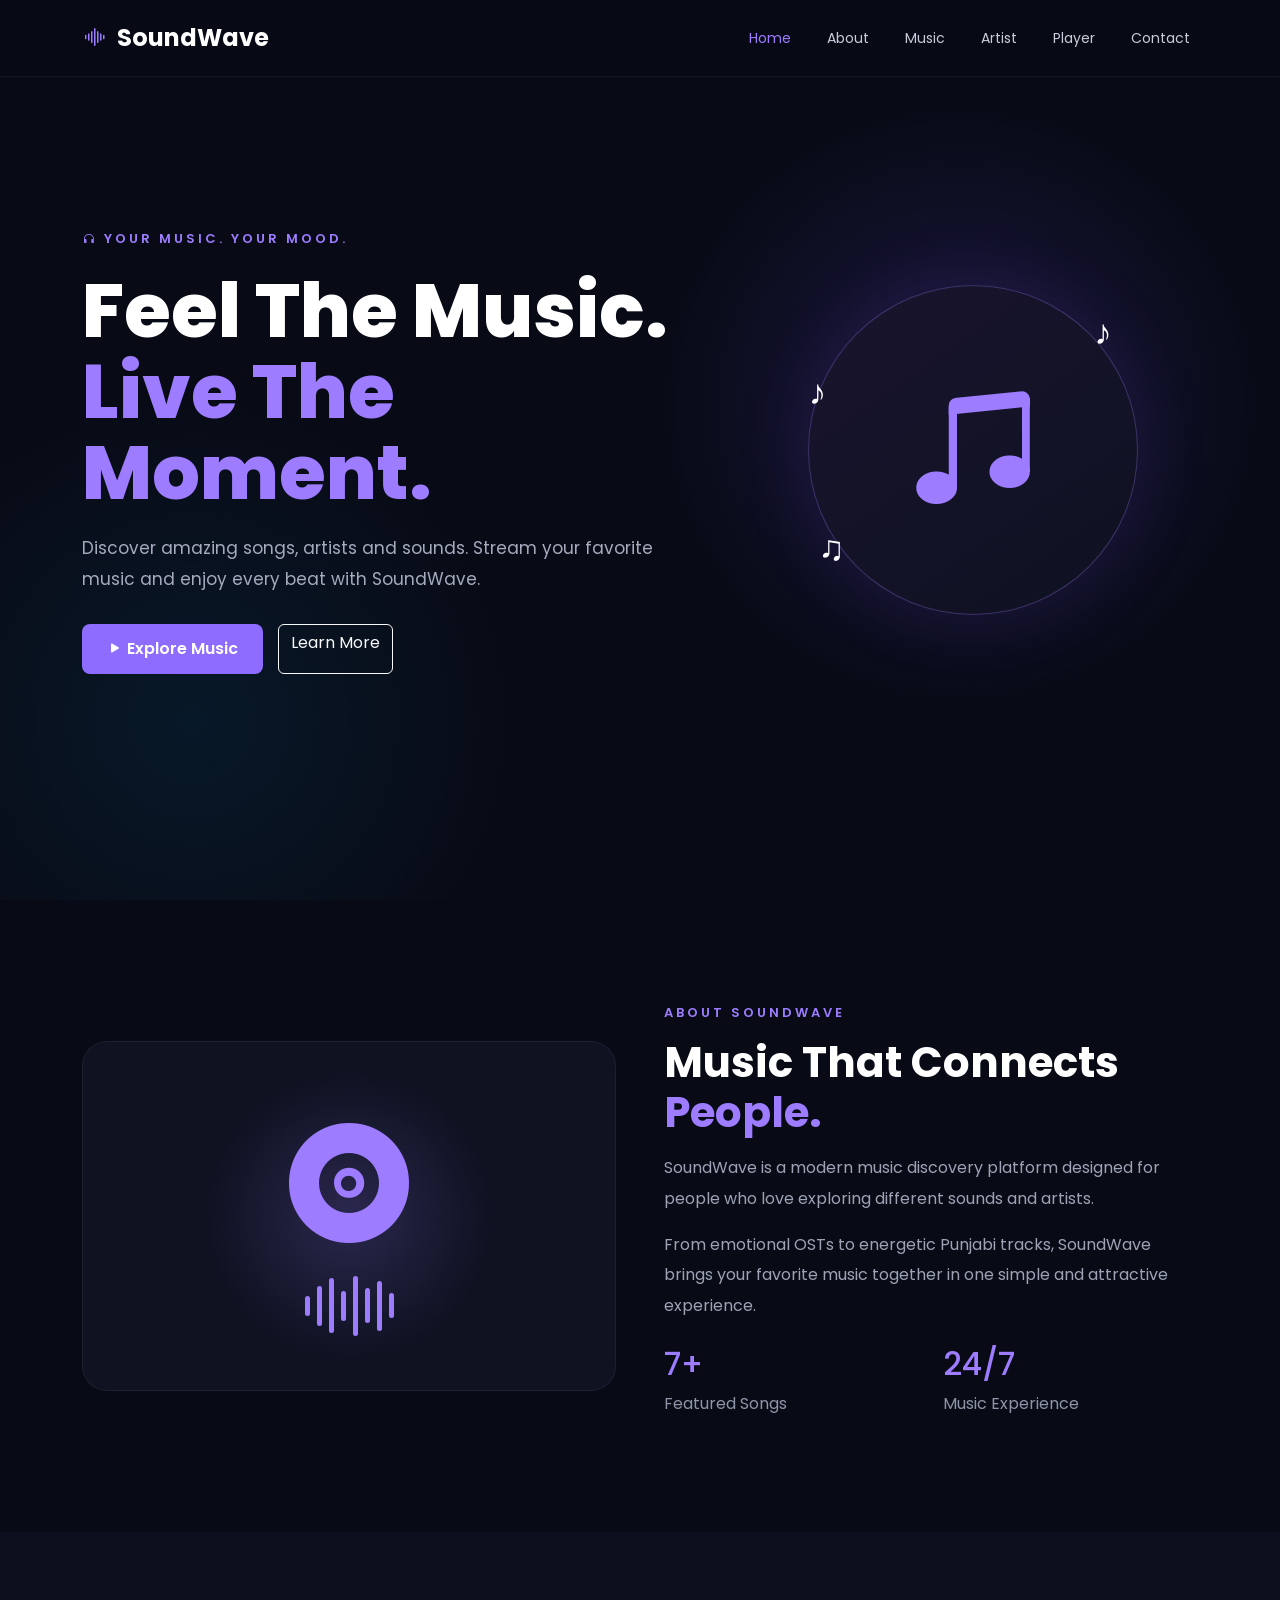
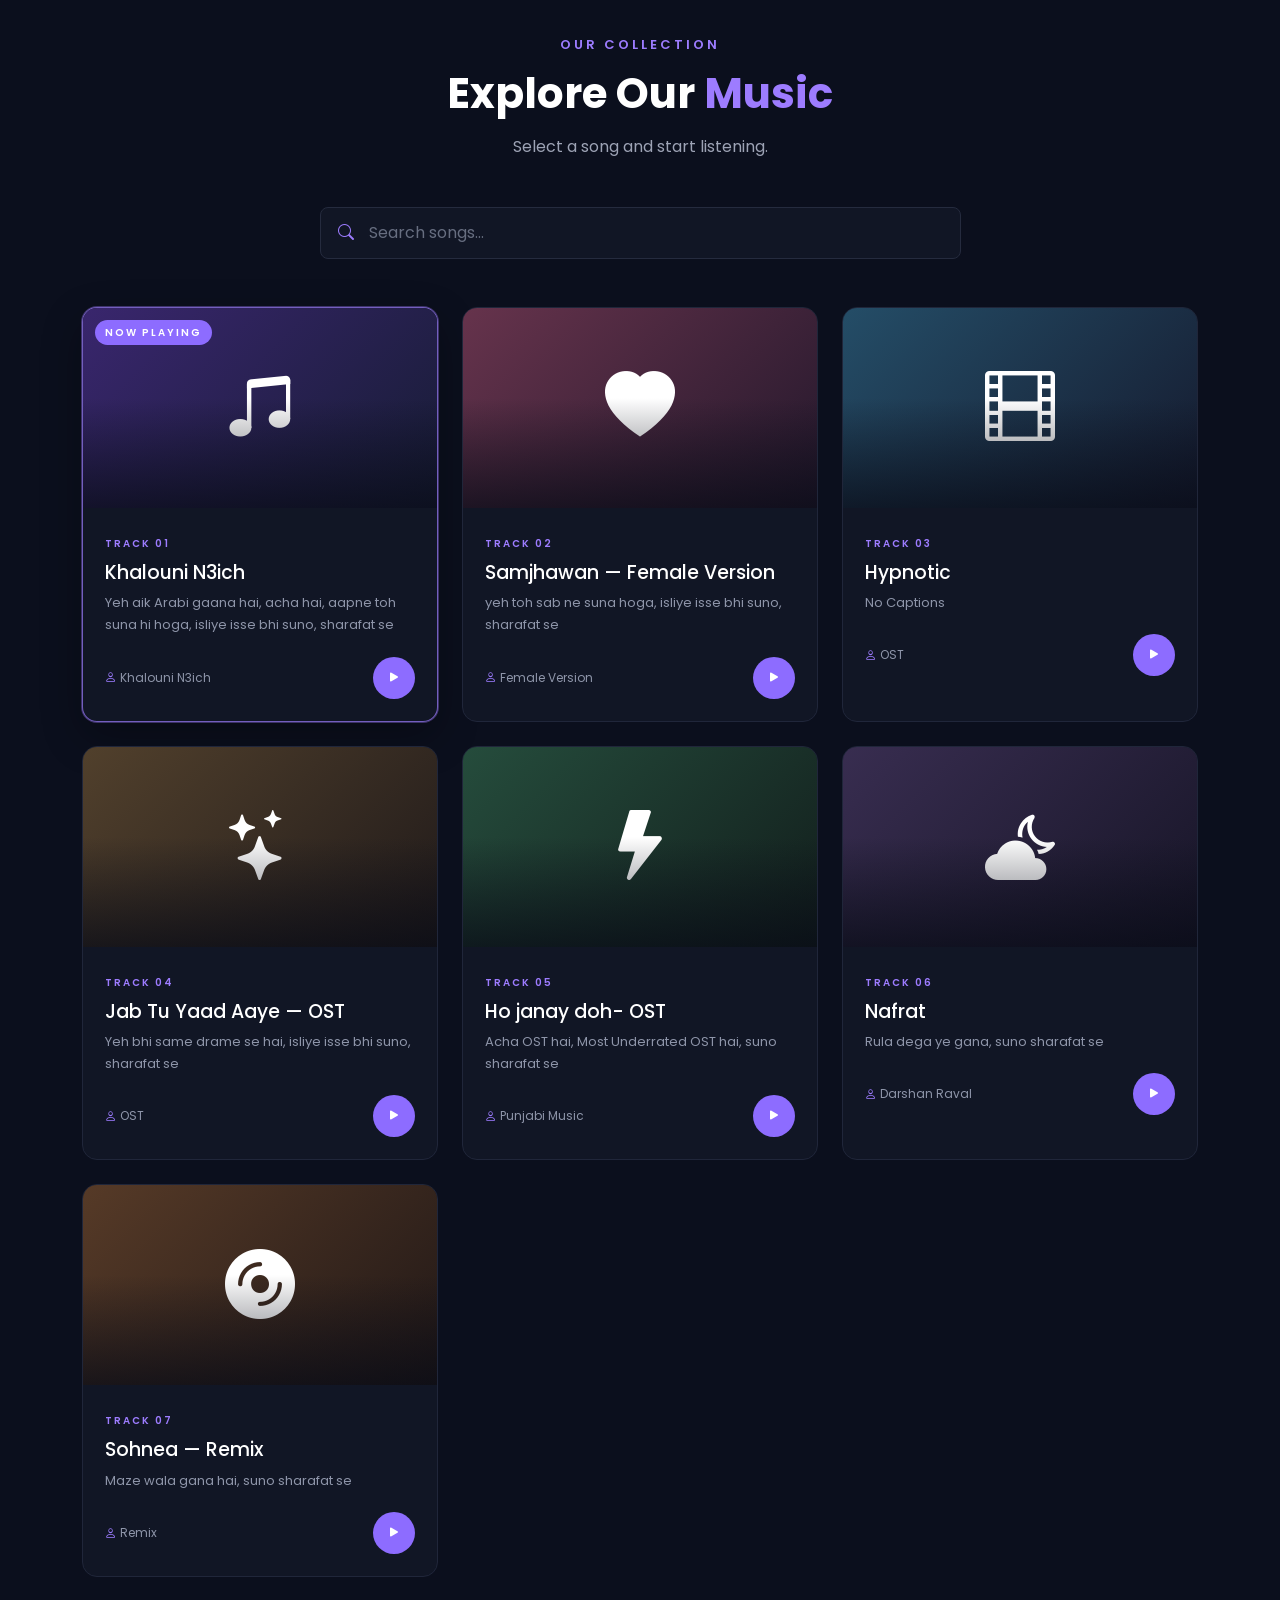
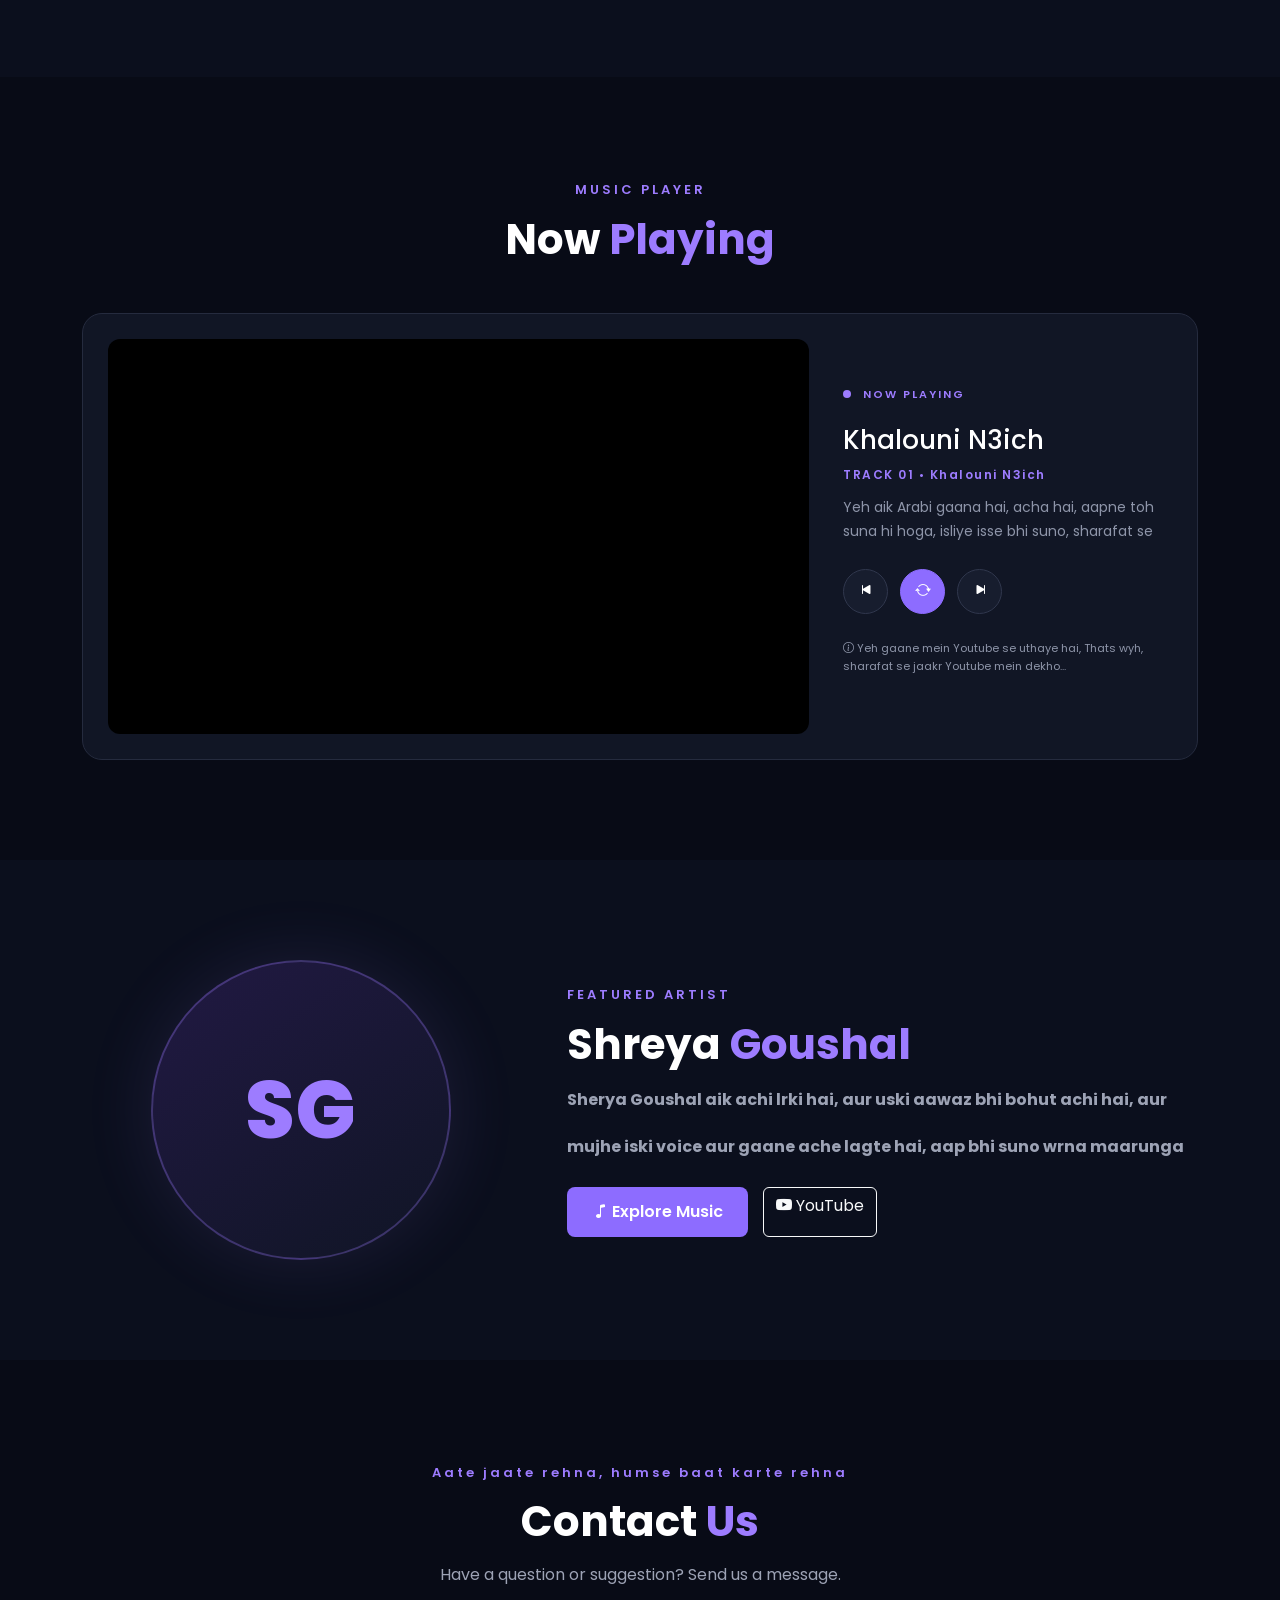
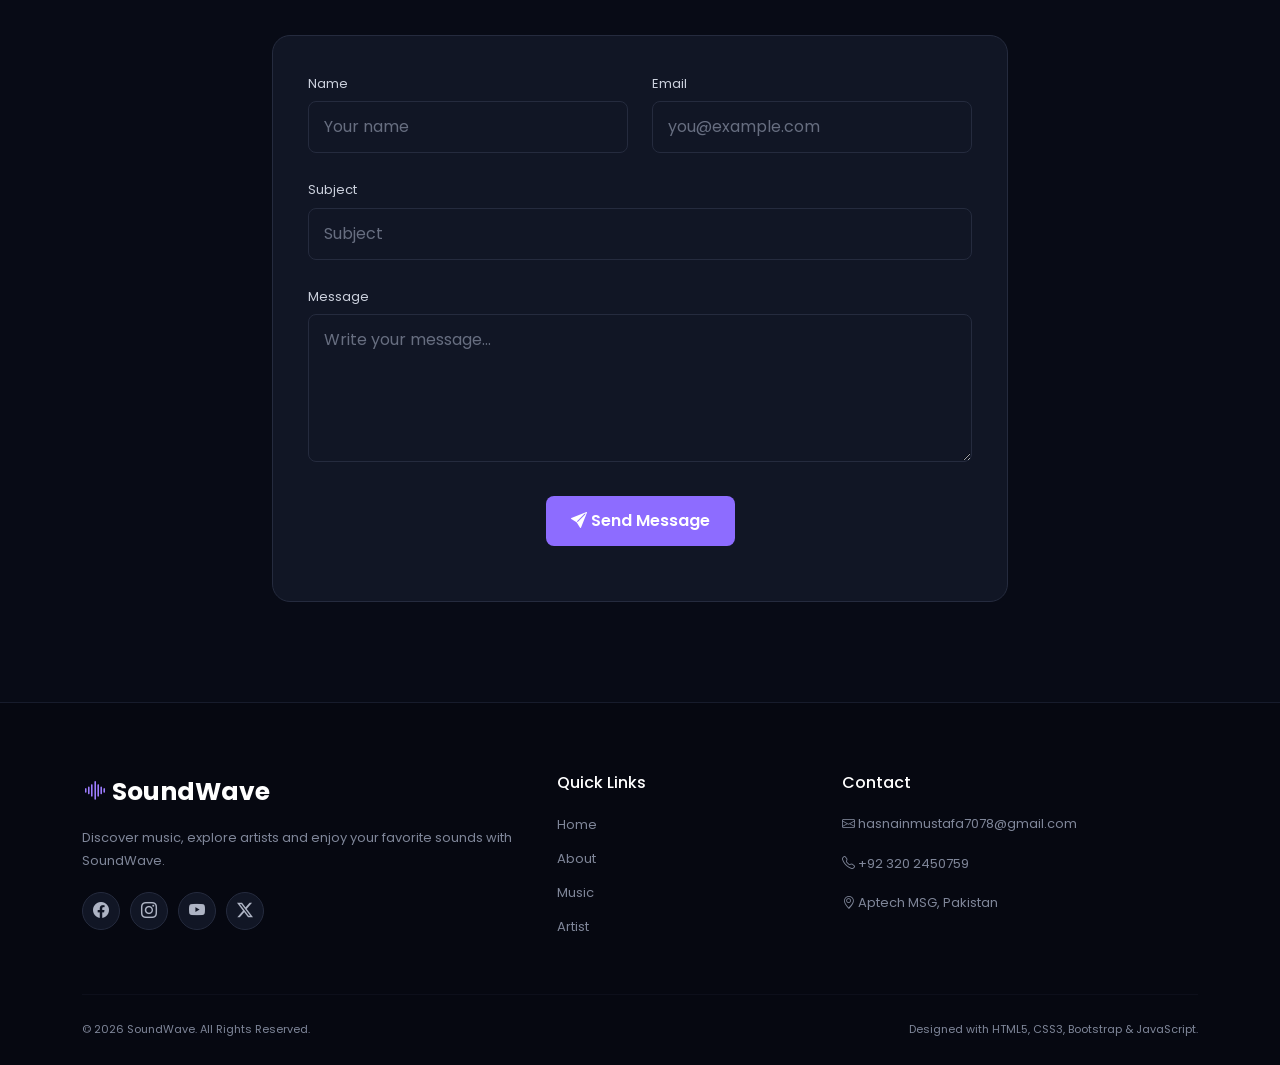
<file: HTML/SoundWave/index.html>
<!DOCTYPE html>
<html lang="en">
<head>
    <meta charset="UTF-8">
    <meta name="viewport" content="width=device-width, initial-scale=1.0">

    <title>SoundWave | Music Discovery</title>

    <!-- Bootstrap CSS -->
    <link
        href="https://cdn.jsdelivr.net/npm/bootstrap@5.3.3/dist/css/bootstrap.min.css"
        rel="stylesheet"
    >

    <!-- Bootstrap Icons -->
    <link
        rel="stylesheet"
        href="https://cdn.jsdelivr.net/npm/bootstrap-icons@1.11.3/font/bootstrap-icons.min.css"
    >

    <!-- Google Font -->
    <link
        href="https://fonts.googleapis.com/css2?family=Poppins:wght@300;400;500;600;700;800&display=swap"
        rel="stylesheet"
    >

    <!-- Custom CSS -->
    <link rel="stylesheet" href="style.css">
</head>

<body>

<!-- Navbar -->

<nav class="navbar navbar-expand-lg navbar-dark fixed-top">
    <div class="container">

        <a class="navbar-brand" href="#home">
            <i class="bi bi-soundwave"></i>
            SoundWave
        </a>

        <button
            class="navbar-toggler"
            type="button"
            data-bs-toggle="collapse"
            data-bs-target="#mainNavbar"
        >
            <span class="navbar-toggler-icon"></span>
        </button>

        <div class="collapse navbar-collapse" id="mainNavbar">

            <ul class="navbar-nav ms-auto">

                <li class="nav-item">
                    <a class="nav-link active" href="#home">Home</a>
                </li>

                <li class="nav-item">
                    <a class="nav-link" href="#about">About</a>
                </li>

                <li class="nav-item">
                    <a class="nav-link" href="#music">Music</a>
                </li>

                <li class="nav-item">
                    <a class="nav-link" href="#artist">Artist</a>
                </li>

                <li class="nav-item">
                    <a class="nav-link" href="#player">Player</a>
                </li>

                <li class="nav-item">
                    <a class="nav-link" href="#contact">Contact</a>
                </li>

            </ul>

        </div>
    </div>
</nav>


<!-- Hero -->

<section id="home" class="hero-section">
    <div class="container">
        <div class="row align-items-center min-vh-100">
            <div class="col-lg-7">
                <span class="hero-small-text">
                    <i class="bi bi-headphones"></i>
                    YOUR MUSIC. YOUR MOOD.
                </span>

                <h1>
                    Feel The Music.<br>
                    <span>Live The Moment.</span>
                </h1>

                <p>
                    Discover amazing songs, artists and sounds.
                    Stream your favorite music and enjoy every beat
                    with SoundWave.
                </p>

                <div class="hero-buttons">
                    <a href="#music" class="btn btn-main">
                        <i class="bi bi-play-fill"></i>
                        Explore Music
                    </a>

                    <a href="#about" class="btn btn-outline-light">
                        Learn More
                    </a>
                </div>
            </div>

            <div class="col-lg-5 text-center">
                <div class="hero-circle">
                    <i class="bi bi-music-note-beamed"></i>
                    <div class="floating-note note-one">
                        ♪
                    </div>

                    <div class="floating-note note-two">
                        ♫
                    </div>

                    <div class="floating-note note-three">
                        ♪
                    </div>
                </div>
            </div>
        </div>
    </div>

</section>


<!-- About -->

<section id="about" class="section-padding">
    <div class="container">
        <div class="row align-items-center g-5">
            <div class="col-lg-6">
                <div class="about-visual">
                    <div class="about-icon">
                        <i class="bi bi-vinyl-fill"></i>
                    </div>

                    <div class="about-wave">
                        <span></span>
                        <span></span>
                        <span></span>
                        <span></span>
                        <span></span>
                        <span></span>
                        <span></span>
                        <span></span>
                    </div>
                </div>
            </div>

            <div class="col-lg-6">

                <span class="section-label">ABOUT SOUNDWAVE</span>

                <h2 class="section-title text-start">
                    Music That Connects
                    <span>People.</span>
                </h2>

                <p class="about-text">
                    SoundWave is a modern music discovery platform
                    designed for people who love exploring different
                    sounds and artists.
                </p>

                <p class="about-text">
                    From emotional OSTs to energetic Punjabi tracks,
                    SoundWave brings your favorite music together in
                    one simple and attractive experience.
                </p>

                <div class="row mt-4">

                    <div class="col-6">
                        <div class="about-stat">
                            <h3>7+</h3>
                            <p>Featured Songs</p>
                        </div>
                    </div>

                    <div class="col-6">
                        <div class="about-stat">
                            <h3>24/7</h3>
                            <p>Music Experience</p>
                        </div>
                    </div>
                </div>
            </div>
        </div>
    </div>

</section>


<!-- Music -->

<section id="music" class="section-padding music-section">
    <div class="container">

        <div class="text-center mb-5">
            <span class="section-label">
                OUR COLLECTION
            </span>

            <h2 class="section-title">
                Explore Our <span>Music</span>
            </h2>

            <p class="section-description">
                Select a song and start listening.
            </p>
        </div>


        <!-- Search -->
        <div class="row justify-content-center mb-5">
            <div class="col-md-7">
                <div class="search-box">
                    <i class="bi bi-search"></i>

                    <input
                        type="text"
                        id="songSearch"
                        class="form-control"
                        placeholder="Search songs..."
                    >
                </div>
            </div>
        </div>


        <div class="row g-4" id="musicCards">

            <!-- Song1 -->

            <div class="col-md-6 col-lg-4 song-card-wrapper">
                <div class="music-card">
                    <div class="album-art art-one">
                        <i class="bi bi-music-note-beamed"></i>
                    </div>

                    <div class="music-card-body">
                        <span class="song-number">
                            TRACK 01
                        </span>

                        <h4>Khalouni N3ich</h4>

                        <p>
                            Yeh aik Arabi gaana hai, acha hai, aapne toh suna hi hoga, isliye isse bhi suno, sharafat se
                        </p>

                        <div class="song-footer">

                            <span>
                                <i class="bi bi-person"></i>
                                Khalouni N3ich
                            </span>

                            <button
                                class="btn play-song"
                                data-song="Khalouni N3ich"
                                data-video="8sZQcB6uhU8"
                            >
                                <i class="bi bi-play-fill"></i>
                            </button>

                        </div>

                    </div>

                </div>

            </div>


            <!-- SONG 2 -->

            <div class="col-md-6 col-lg-4 song-card-wrapper">

                <div class="music-card">

                    <div class="album-art art-two">
                        <i class="bi bi-heart-fill"></i>
                    </div>

                    <div class="music-card-body">

                        <span class="song-number">
                            TRACK 02
                        </span>

                        <h4>Samjhawan — Female Version</h4>

                        <p>
                            yeh toh sab ne suna hoga, isliye isse bhi suno, sharafat se
                        </p>

                        <div class="song-footer">

                            <span>
                                <i class="bi bi-person"></i>
                                Female Version
                            </span>

                            <button
                                class="btn play-song"
                                data-song="Samjhawan — Female Version"
                                data-video="yQ6d627OZig"
                            >
                                <i class="bi bi-play-fill"></i>
                            </button>

                        </div>

                    </div>

                </div>

            </div>


            <!-- SONG 3 -->

            <div class="col-md-6 col-lg-4 song-card-wrapper">

                <div class="music-card">

                    <div class="album-art art-three">
                        <i class="bi bi-film"></i>
                    </div>

                    <div class="music-card-body">

                        <span class="song-number">
                            TRACK 03
                        </span>

                        <h4>Hypnotic </h4>

                        <p>
                            No Captions
                        </p>

                        <div class="song-footer">

                            <span>
                                <i class="bi bi-person"></i>
                                OST
                            </span>

                            <button
                                class="btn play-song"
                                data-song="Hypnotic "
                                data-video="eBLe3c4oJas"
                            >
                                <i class="bi bi-play-fill"></i>
                            </button>
                        </div>
                    </div>
                </div>
            </div>


            <!-- SONG 4 -->

            <div class="col-md-6 col-lg-4 song-card-wrapper">
                <div class="music-card">

                    <div class="album-art art-four">
                        <i class="bi bi-stars"></i>
                    </div>

                    <div class="music-card-body">
                        <span class="song-number">
                            TRACK 04
                        </span>

                        <h4>Jab Tu Yaad Aaye — OST</h4>

                        <p>
                            Yeh bhi same drame se hai, isliye isse bhi suno, sharafat se
                        </p>

                        <div class="song-footer">

                            <span>
                                <i class="bi bi-person"></i>
                                OST
                            </span>

                            <button
                                class="btn play-song"
                                data-song="Jab Tu Yaad Aaye — OST"
                                data-video="qnRyDz88QHU"
                            >
                                <i class="bi bi-play-fill"></i>
                            </button>

                        </div>
                    </div>
                </div>
            </div>


            <!-- SONG 5 -->

            <div class="col-md-6 col-lg-4 song-card-wrapper">
                <div class="music-card">

                    <div class="album-art art-five">
                        <i class="bi bi-lightning-fill"></i>
                    </div>

                    <div class="music-card-body">
                        <span class="song-number">
                            TRACK 05
                        </span>

                        <h4>Ho janay doh- OST</h4>

                        <p>
                            Acha OST hai, Most Underrated OST hai, suno sharafat se
                        </p>

                        <div class="song-footer">

                            <span>
                                <i class="bi bi-person"></i>
                                Punjabi Music
                            </span>

                            <button
                                class="btn play-song"
                                data-song="Ho janay doh- OST"
                                data-video="3OGiurju8vQ"
                            >
                                <i class="bi bi-play-fill"></i>
                            </button>

                        </div>

                    </div>

                </div>

            </div>


            <!-- SONG 6 -->

            <div class="col-md-6 col-lg-4 song-card-wrapper">

                <div class="music-card">

                    <div class="album-art art-six">
                        <i class="bi bi-cloud-moon-fill"></i>
                    </div>

                    <div class="music-card-body">

                        <span class="song-number">
                            TRACK 06
                        </span>

                        <h4>Nafrat</h4>

                        <p>
                            Rula dega ye gana, suno sharafat se
                        </p>

                        <div class="song-footer">

                            <span>
                                <i class="bi bi-person"></i>
                                Darshan Raval
                            </span>

                            <button
                                class="btn play-song"
                                data-song="Nafrat"
                                data-video="bJdaz4eIl_8"
                            >
                                <i class="bi bi-play-fill"></i>
                            </button>

                        </div>

                    </div>

                </div>

            </div>


            <!-- SONG 7 -->

            <div class="col-md-6 col-lg-4 song-card-wrapper">

                <div class="music-card">

                    <div class="album-art art-seven">
                        <i class="bi bi-disc-fill"></i>
                    </div>

                    <div class="music-card-body">

                        <span class="song-number">
                            TRACK 07
                        </span>

                        <h4>Sohnea — Remix</h4>

                        <p>
                            Maze wala gana hai, suno sharafat se
                        </p>

                        <div class="song-footer">

                            <span>
                                <i class="bi bi-person"></i>
                                Remix
                            </span>

                            <button
                                class="btn play-song"
                                data-song="Sohnea — Remix"
                                data-video="yv6loraIyhI"
                            >
                                <i class="bi bi-play-fill"></i>
                            </button>

                        </div>

                    </div>

                </div>

            </div>


        </div>

    </div>

</section>


<!-- MUSIC PLAYER -->

<section id="player" class="section-padding player-section">

    <div class="container">

        <div class="text-center mb-5">

            <span class="section-label">
                MUSIC PLAYER
            </span>

            <h2 class="section-title">
                Now <span>Playing</span>
            </h2>

        </div>


        <div class="player-container">

            <div class="row g-4 align-items-center">

                <div class="col-lg-8">

                    <div class="video-container">

                        <iframe
                            id="youtubePlayer"
                            src="https://www.youtube.com/embed/8sZQcB6uhU8?rel=0"
                            title="SoundWave Music Player"
                            allow="autoplay; encrypted-media"
                            allowfullscreen>
                        </iframe>

                    </div>

                </div>


                <div class="col-lg-4">

                    <div class="player-info">

                        <span class="playing-label">
                            <span class="pulse-dot"></span>
                            NOW PLAYING
                        </span>

                        <h3 id="currentSong">
                            Khalouni N3ich
                        </h3>

                        <span class="player-meta" id="currentMeta"></span>

                        <p id="currentDesc">
                            Select any track from the music
                            collection to play it here.
                        </p>

                        <div class="player-controls">  
                            <button
                                class="control-btn"
                                id="previousBtn"
                                title="Previous"
                            >
                                <i class="bi bi-skip-start-fill"></i>
                            </button>

                            <button
                                class="control-btn main-control"
                                id="reloadBtn"
                                title="Replay"
                            >
                                <i class="bi bi-arrow-repeat"></i>
                            </button>

                            <button
                                class="control-btn"
                                id="nextBtn"
                                title="Next"
                            >
                                <i class="bi bi-skip-end-fill"></i>
                            </button>
                        </div>

                        <p class="small-note">
                            <i class="bi bi-info-circle"></i>
                            Yeh gaane mein Youtube se uthaye hai, Thats wyh, sharafat se jaakr Youtube mein dekho...
                        </p>

                    </div>
                </div>
            </div>
        </div>
    </div>
</section>


<!-- FEATURED ARTIST -->

<section id="artist" class="section-padding artist-section">

    <div class="container">
        <div class="row align-items-center g-5">
            <div class="col-lg-5 text-center">
                <div class="artist-image">
                    <div class="artist-initial">
                        SG
                    </div>
                </div>
            </div>


            <div class="col-lg-7">

                <span class="section-label">
                    FEATURED ARTIST
                </span>

                <h2 class="section-title text-start">
                    Shreya <span>Goushal</span>
                </h2>

                <p class="artist-description">
                    <strong>Sherya Goushal aik achi lrki hai, aur uski 
                        aawaz bhi bohut achi hai, aur 
                    </strong>
                </p>

                <p class="artist-description">
                    <strong>mujhe iski voice aur gaane ache lagte hai, aap bhi suno
                    wrna maarunga</strong>
                </p>

                <div class="artist-buttons">

                    <a href="#music" class="btn btn-main">
                        <i class="bi bi-music-note"></i>
                        Explore Music
                    </a>

                    <a
                        href="https://www.youtube.com/"
                        target="_blank"
                        class="btn btn-outline-light"
                    >
                        <i class="bi bi-youtube"></i>
                        YouTube
                    </a>
                </div>
            </div>
        </div>
    </div>
</section>

<!-- Contact -->

<section id="contact" class="section-padding contact-section">
    <div class="container">
        <div class="text-center mb-5">

            <span class="section-label">
                Aate jaate rehna, humse baat karte rehna
            </span>

            <h2 class="section-title">
                Contact <span>Us</span>
            </h2>

            <p class="section-description">
                Have a question or suggestion? Send us a message.
            </p>
        </div>

        <div class="row justify-content-center">
            <div class="col-lg-8">
                <div class="contact-card">
                    <form id="contactForm" novalidate>
                        <div class="row g-4">
                            <div class="col-md-6">
                                <label for="name" class="form-label">
                                    Name
                                </label>

                                <input
                                    type="text"
                                    id="name"
                                    class="form-control"
                                    placeholder="Your name"
                                    required
                                    minlength="3"
                                    maxlength="40"
                                    autocomplete="name"
                                    title="Letters only, at least 3 letters"
                                >

                                <div class="invalid-feedback" id="nameError" role="alert"></div>
                            </div>

                            <div class="col-md-6">

                                <label for="email" class="form-label">
                                    Email
                                </label>

                                <input
                                    type="email"
                                    id="email"
                                    class="form-control"
                                    placeholder="you@example.com"
                                    required
                                    maxlength="254"
                                    autocomplete="email"
                                    title="Enter a valid email, e.g. name@example.com"
                                >

                                <div class="invalid-feedback" id="emailError" role="alert"></div>
                            </div>

                            <div class="col-12">

                                <label for="subject" class="form-label">
                                    Subject
                                </label>

                                <input
                                    type="text"
                                    id="subject"
                                    class="form-control"
                                    placeholder="Subject"
                                    required
                                    maxlength="100"
                                >

                                <div class="invalid-feedback" id="subjectError" role="alert"></div>
                            </div>

                            <div class="col-12">
                                <label for="message" class="form-label">
                                    Message
                                </label>

                                <textarea
                                    id="message"
                                    class="form-control"
                                    rows="5"
                                    placeholder="Write your message..."
                                    required
                                ></textarea>

                                <div class="invalid-feedback" id="messageError" role="alert"></div>
                            </div>

                            <div class="col-12 text-center">

                                <button
                                    type="submit"
                                    class="btn btn-main submit-btn"
                                >
                                    <i class="bi bi-send-fill"></i>
                                    Send Message
                                </button>

                            </div>
                        </div>
                    </form>
                    <div
                        id="formMessage"
                        class="form-message"
                    ></div>
                </div>
            </div>
        </div>
    </div>
</section>


<!-- Footer -->

<footer class="footer">
    <div class="container">
        <div class="row g-4">
            <div class="col-lg-5">

                <a class="footer-brand" href="#home">
                    <i class="bi bi-soundwave"></i>
                    SoundWave
                </a>

                <p>
                    Discover music, explore artists and enjoy
                    your favorite sounds with SoundWave.
                </p>

                <div class="social-icons">
                    <a href="#" aria-label="Facebook">
                        <i class="bi bi-facebook"></i>
                    </a>

                    <a href="#" aria-label="Instagram">
                        <i class="bi bi-instagram"></i>
                    </a>

                    <a href="#" aria-label="YouTube">
                        <i class="bi bi-youtube"></i>
                    </a>

                    <a href="#" aria-label="Twitter">
                        <i class="bi bi-twitter-x"></i>
                    </a>
                </div>
            </div>

            <div class="col-lg-3 col-md-6">
                <h5>Quick Links</h5>
                <ul class="footer-links">

                    <li>
                        <a href="#home">Home</a>
                    </li>

                    <li>
                        <a href="#about">About</a>
                    </li>

                    <li>
                        <a href="#music">Music</a>
                    </li>

                    <li>
                        <a href="#artist">Artist</a>
                    </li>
                </ul>
            </div>


            <div class="col-lg-4 col-md-6">
                <h5>Contact</h5>

                <p>
                    <i class="bi bi-envelope"></i>
                    hasnainmustafa7078@gmail.com
                </p>

                <p>
                    <i class="bi bi-telephone"></i>
                    +92 320 2450759
                </p>

                <p>
                    <i class="bi bi-geo-alt"></i>
                    Aptech MSG, Pakistan
                </p>
            </div>
        </div>

        <hr>
        <div class="footer-bottom">
            <p>
                © 2026 SoundWave. All Rights Reserved.
            </p>

            <p>
                Designed with HTML5, CSS3, Bootstrap & JavaScript.
            </p>
        </div>
    </div>
</footer>

<!-- Bootstrap JS -->
<script
    src="https://cdn.jsdelivr.net/npm/bootstrap@5.3.3/dist/js/bootstrap.bundle.min.js">
</script>

<!-- Custom JS -->
<script src="script.js"></script>

</body>
</html>
</file>
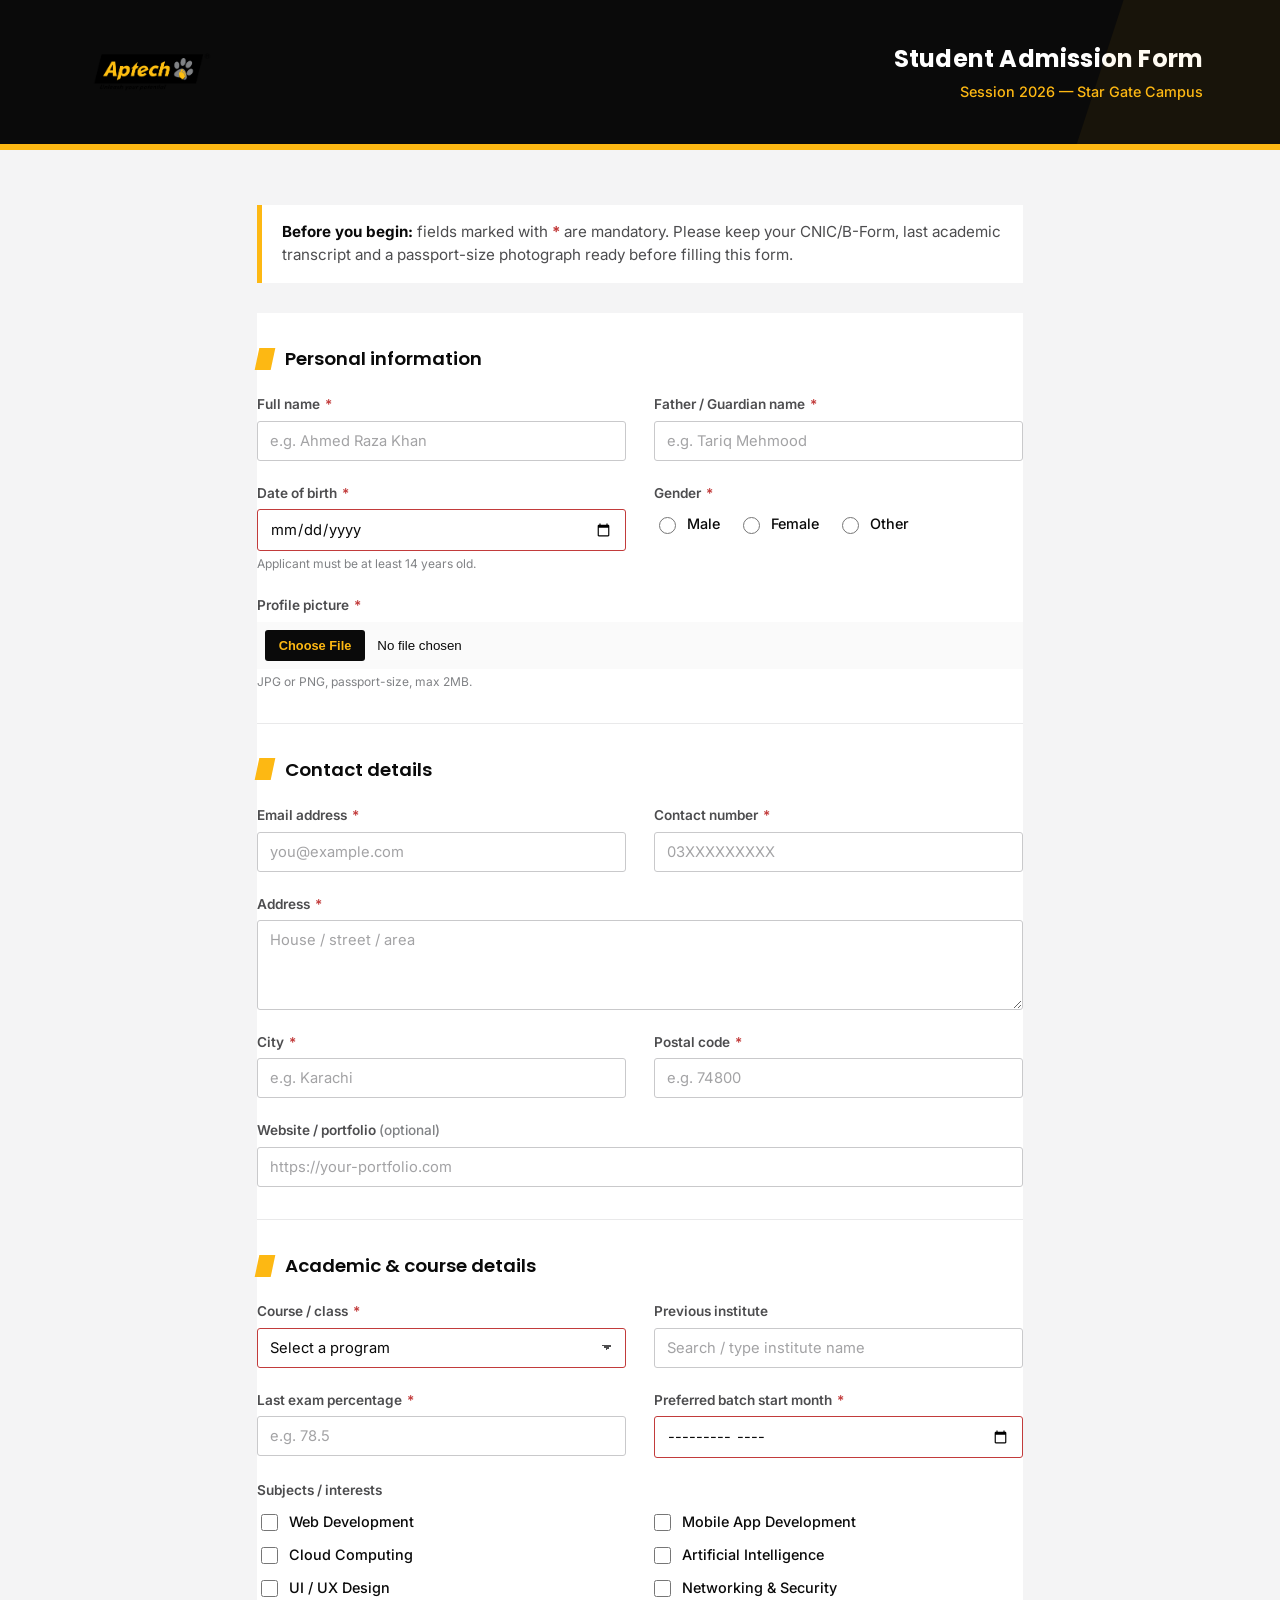
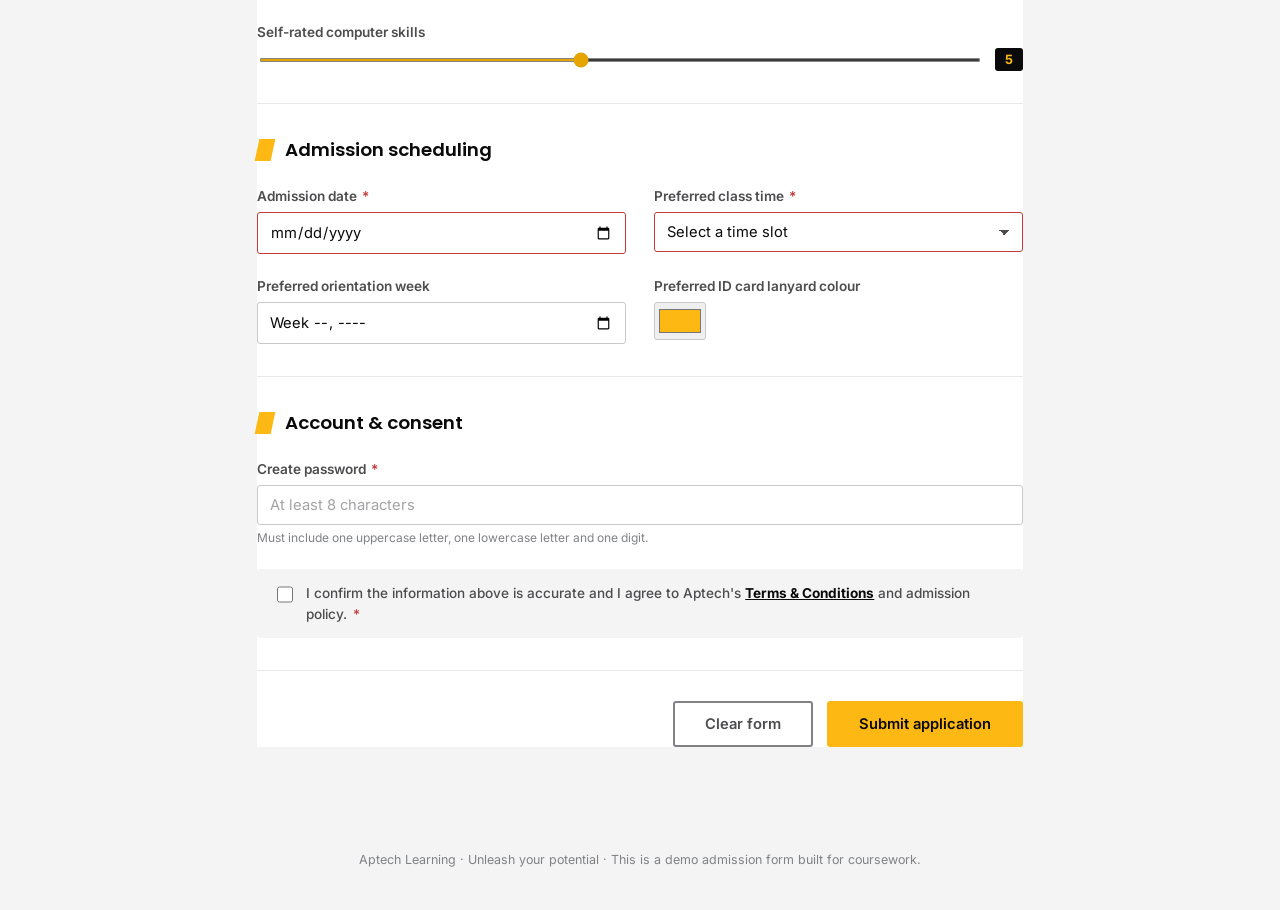
<file: HTML/Student Submission Aptech/index.html>
<!DOCTYPE html>
<html lang="en">
<head>
<meta charset="UTF-8">
<meta name="viewport" content="width=device-width, initial-scale=1.0">
<title>Student Admission Form | Aptech</title>
<link rel="preconnect" href="https://fonts.googleapis.com">
<link href="https://fonts.googleapis.com/css2?family=Poppins:wght@600;700;800&family=Inter:wght@400;500;600&display=swap" rel="stylesheet">
<link rel="stylesheet" href="style.css">
</head>
<body>

<header class="masthead">
  <img src="[data-uri]" alt="Aptech logo">
  <div class="heading">
    <h1>Student Admission Form</h1>
    <p>Session 2026 &mdash; Star Gate Campus</p>
  </div>
</header>

<div class="wrap">

  <p class="intro">
    <strong>Before you begin:</strong> fields marked with <span style="color:#c23b3b;font-weight:700;">*</span> are mandatory.
    Please keep your CNIC/B-Form, last academic transcript and a passport-size photograph ready before filling this form.
  </p>

  <form id="admissionForm">

    <!-- SECTION 1 -->
    <div class="section">
      <div class="section-title"><span class="tab"></span><h2>Personal information</h2></div>
      <div class="grid">

        <div class="field">
          <label for="fullName">Full name <span class="req">*</span></label>
          <input type="text" id="fullName" name="fullName" placeholder="e.g. Ahmed Raza Khan"
                 required minlength="3" maxlength="60" pattern="[A-Za-z\s.]{3,60}"
                 title="Only letters and spaces, 3 to 60 characters">
        </div>

        <div class="field">
          <label for="guardianName">Father / Guardian name <span class="req">*</span></label>
          <input type="text" id="guardianName" name="guardianName" placeholder="e.g. Tariq Mehmood"
                 required minlength="3" maxlength="60" pattern="[A-Za-z\s.]{3,60}"
                 title="Only letters and spaces, 3 to 60 characters">
        </div>

        <div class="field">
          <label for="dob">Date of birth <span class="req">*</span></label>
          <input type="date" id="dob" name="dob" required
                 min="1985-01-01" max="2012-12-31">
          <span class="hint">Applicant must be at least 14 years old.</span>
        </div>

        <div class="field">
          <label>Gender <span class="req">*</span></label>
          <div class="choice-row">
            <div class="choice"><input type="radio" id="genderMale" name="gender" value="male" required><label for="genderMale">Male</label></div>
            <div class="choice"><input type="radio" id="genderFemale" name="gender" value="female"><label for="genderFemale">Female</label></div>
            <div class="choice"><input type="radio" id="genderOther" name="gender" value="other"><label for="genderOther">Other</label></div>
          </div>
        </div>

        <div class="field full">
          <label for="profilePic">Profile picture <span class="req">*</span></label>
          <input type="file" id="profilePic" name="profilePic" accept="image/png, image/jpeg" required>
          <span class="hint">JPG or PNG, passport-size, max 2MB.</span>
        </div>

      </div>
    </div>

    <!-- SECTION 2 -->
    <div class="section">
      <div class="section-title"><span class="tab"></span><h2>Contact details</h2></div>
      <div class="grid">

        <div class="field">
          <label for="email">Email address <span class="req">*</span></label>
          <input type="email" id="email" name="email" placeholder="you@example.com" required
                 maxlength="80">
        </div>

        <div class="field">
          <label for="contact">Contact number <span class="req">*</span></label>
          <input type="tel" id="contact" name="contact" placeholder="03XXXXXXXXX" required
                 pattern="03[0-9]{9}" title="Enter an 11-digit number starting with 03, e.g. 03001234567">
        </div>

        <div class="field full">
          <label for="address">Address <span class="req">*</span></label>
          <textarea id="address" name="address" placeholder="House / street / area"
                    required minlength="10" maxlength="200"></textarea>
        </div>

        <div class="field">
          <label for="city">City <span class="req">*</span></label>
          <input type="text" id="city" name="city" placeholder="e.g. Karachi" required
                 minlength="2" maxlength="40" pattern="[A-Za-z\s]{2,40}" title="Letters only">
        </div>

        <div class="field">
          <label for="postal">Postal code <span class="req">*</span></label>
          <input type="text" id="postal" name="postal" placeholder="e.g. 74800" required
                 pattern="[0-9]{5}" title="Enter a 5-digit postal code">
        </div>

        <div class="field full">
          <label for="portfolio">Website / portfolio <span style="color:var(--grey);font-weight:500;">(optional)</span></label>
          <input type="url" id="portfolio" name="portfolio" placeholder="https://your-portfolio.com">
        </div>

      </div>
    </div>

    <!-- SECTION 3 -->
    <div class="section">
      <div class="section-title"><span class="tab"></span><h2>Academic &amp; course details</h2></div>
      <div class="grid">

        <div class="field">
          <label for="course">Course / class <span class="req">*</span></label>
          <select id="course" name="course" required>
            <option value="" disabled selected>Select a program</option>
            <option value="ade">ADSE &ndash; Advanced Diploma in Software Engineering</option>
            <option value="acc">ACCP &ndash; Advanced Certificate in Cloud Computing</option>
            <option value="cyber">PGDCS &ndash; Cyber Security</option>
            <option value="design">ADGD &ndash; Graphic &amp; Web Design</option>
            <option value="datasci">PGD &ndash; Data Science &amp; AI</option>
          </select>
        </div>

        <div class="field">
          <label for="prevSchool">Previous institute</label>
          <input type="search" id="prevSchool" name="prevSchool" placeholder="Search / type institute name" maxlength="80">
        </div>

        <div class="field">
          <label for="lastPercentage">Last exam percentage <span class="req">*</span></label>
          <input type="number" id="lastPercentage" name="lastPercentage" placeholder="e.g. 78.5"
                 required min="33" max="100" step="0.01">
        </div>

        <div class="field">
          <label for="batchMonth">Preferred batch start month <span class="req">*</span></label>
          <input type="month" id="batchMonth" name="batchMonth" required min="2026-01">
        </div>

        <div class="field full">
          <label>Subjects / interests</label>
          <div class="check-grid">
            <div class="choice"><input type="checkbox" id="subWeb" name="subjects" value="web"><label for="subWeb">Web Development</label></div>
            <div class="choice"><input type="checkbox" id="subMobile" name="subjects" value="mobile"><label for="subMobile">Mobile App Development</label></div>
            <div class="choice"><input type="checkbox" id="subCloud" name="subjects" value="cloud"><label for="subCloud">Cloud Computing</label></div>
            <div class="choice"><input type="checkbox" id="subAI" name="subjects" value="ai"><label for="subAI">Artificial Intelligence</label></div>
            <div class="choice"><input type="checkbox" id="subDesign" name="subjects" value="design"><label for="subDesign">UI / UX Design</label></div>
            <div class="choice"><input type="checkbox" id="subNetwork" name="subjects" value="network"><label for="subNetwork">Networking &amp; Security</label></div>
          </div>
        </div>

        <div class="field full">
          <label for="skillLevel">Self-rated computer skills</label>
          <div class="range-row">
            <input type="range" id="skillLevel" name="skillLevel" min="1" max="10" value="5">
            <output id="skillOut" for="skillLevel">5</output>
          </div>
        </div>

      </div>
    </div>

    <!-- SECTION 4 -->
    <div class="section">
      <div class="section-title"><span class="tab"></span><h2>Admission scheduling</h2></div>
      <div class="grid">

        <div class="field">
          <label for="admissionDate">Admission date <span class="req">*</span></label>
          <input type="date" id="admissionDate" name="admissionDate" required min="2026-01-01">
        </div>

        <div class="field">
          <label for="preferredTime">Preferred class time <span class="req">*</span></label>
          <select id="preferredTime" name="preferredTime" required>
          <option value="" disabled selected>Select a time slot</option>
          <option value="07:00-09:00">7:00 AM to 9:00 AM</option>
          <option value="09:00-11:00">9:00 AM to 11:00 AM</option>
          <option value="11:00-13:00">11:00 AM to 1:00 PM</option>
          <option value="13:00-15:00">1:00 PM to 3:00 PM</option>
          <option value="15:00-17:00">3:00 PM to 5:00 PM</option>
          <option value="17:00-19:00">5:00 PM to 7:00 PM</option>
          <option value="19:00-21:00">7:00 PM to 9:00 PM</option>
          </select>
      </div>

        <div class="field">
          <label for="orientationWeek">Preferred orientation week</label>
          <input type="week" id="orientationWeek" name="orientationWeek">
        </div>

        <div class="field">
          <label for="lanyardColor">Preferred ID card lanyard colour</label>
          <input type="color" id="lanyardColor" name="lanyardColor" value="#fdb813">
        </div>

      </div>
    </div>

    <!-- SECTION 5 -->
    <div class="section">
      <div class="section-title"><span class="tab"></span><h2>Account &amp; consent</h2></div>
      <div class="grid">

        <div class="field full">
          <label for="password">Create password <span class="req">*</span></label>
          <input type="password" id="password" name="password" placeholder="At least 8 characters" required
                 minlength="8" maxlength="30"
                 pattern="(?=.*[a-z])(?=.*[A-Z])(?=.*\d).{8,30}"
                 title="8-30 characters, with at least one uppercase letter, one lowercase letter and one digit">
          <span class="hint">Must include one uppercase letter, one lowercase letter and one digit.</span>
        </div>

        <div class="field full">
          <div class="terms">
            <input type="checkbox" id="terms" name="terms" required>
            <label for="terms">I confirm the information above is accurate and I agree to Aptech's <a href="#">Terms &amp; Conditions</a> and admission policy. <span class="req">*</span></label>
          </div>
        </div>

      </div>
    </div>

    <div class="actions">
      <button type="reset" class="btn-reset">Clear form</button>
      <button type="submit" class="btn-submit">Submit application</button>
    </div>

  </form>
</div>

<footer>Aptech Learning &middot; Unleash your potential &middot; This is a demo admission form built for coursework.</footer>



  <script src="script.js"></script>
</body>
</html>
</file>
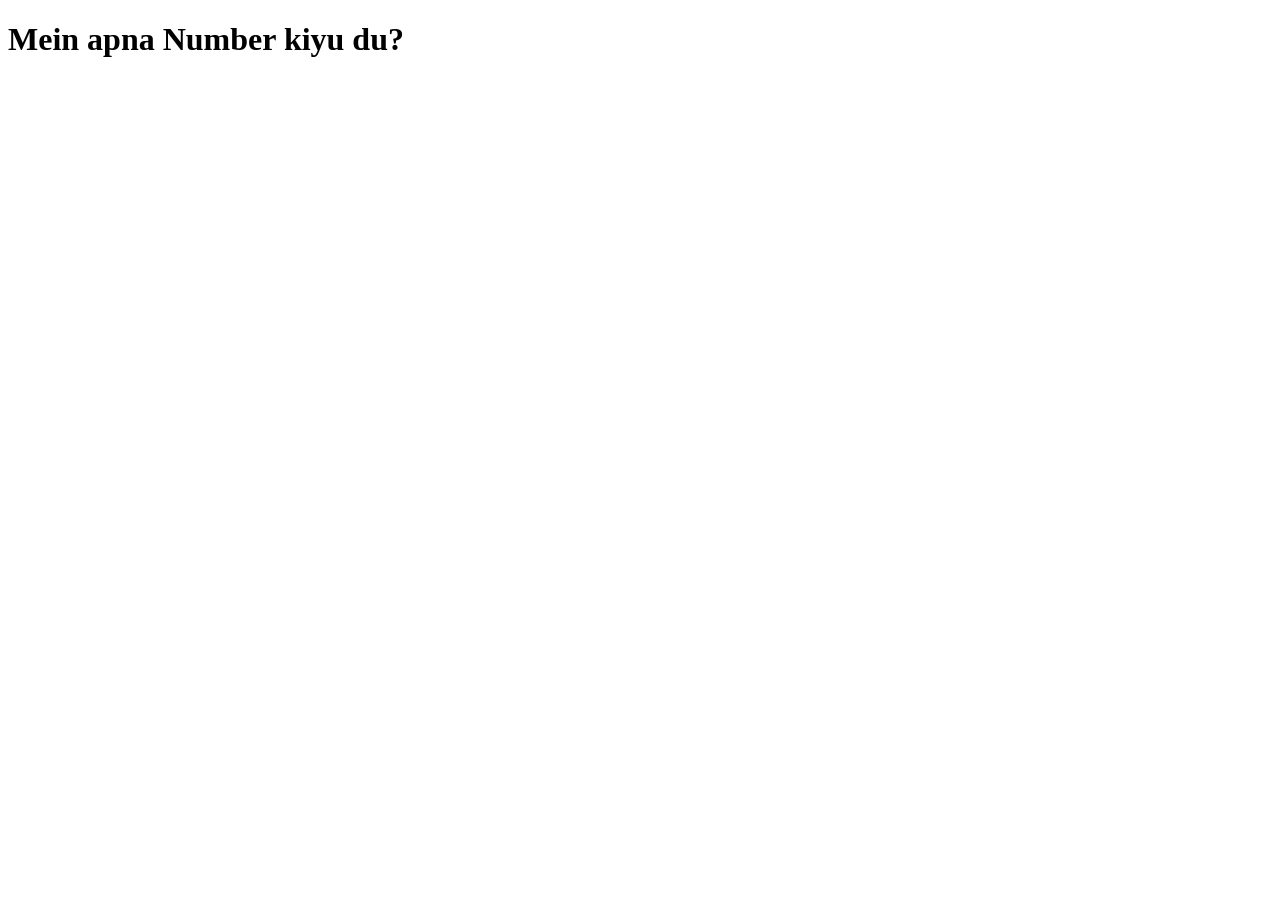
<file: HTML/Class Task/Contacts.html>
<!DOCTYPE html>
<html lang="en">
<head>
    <meta charset="UTF-8">
    <meta name="viewport" content="width=device-width, initial-scale=1.0">
    <title>Document</title>
</head>
<body>
    <h1> Mein apna Number kiyu du? </h1>
</body>
</html>
</file>
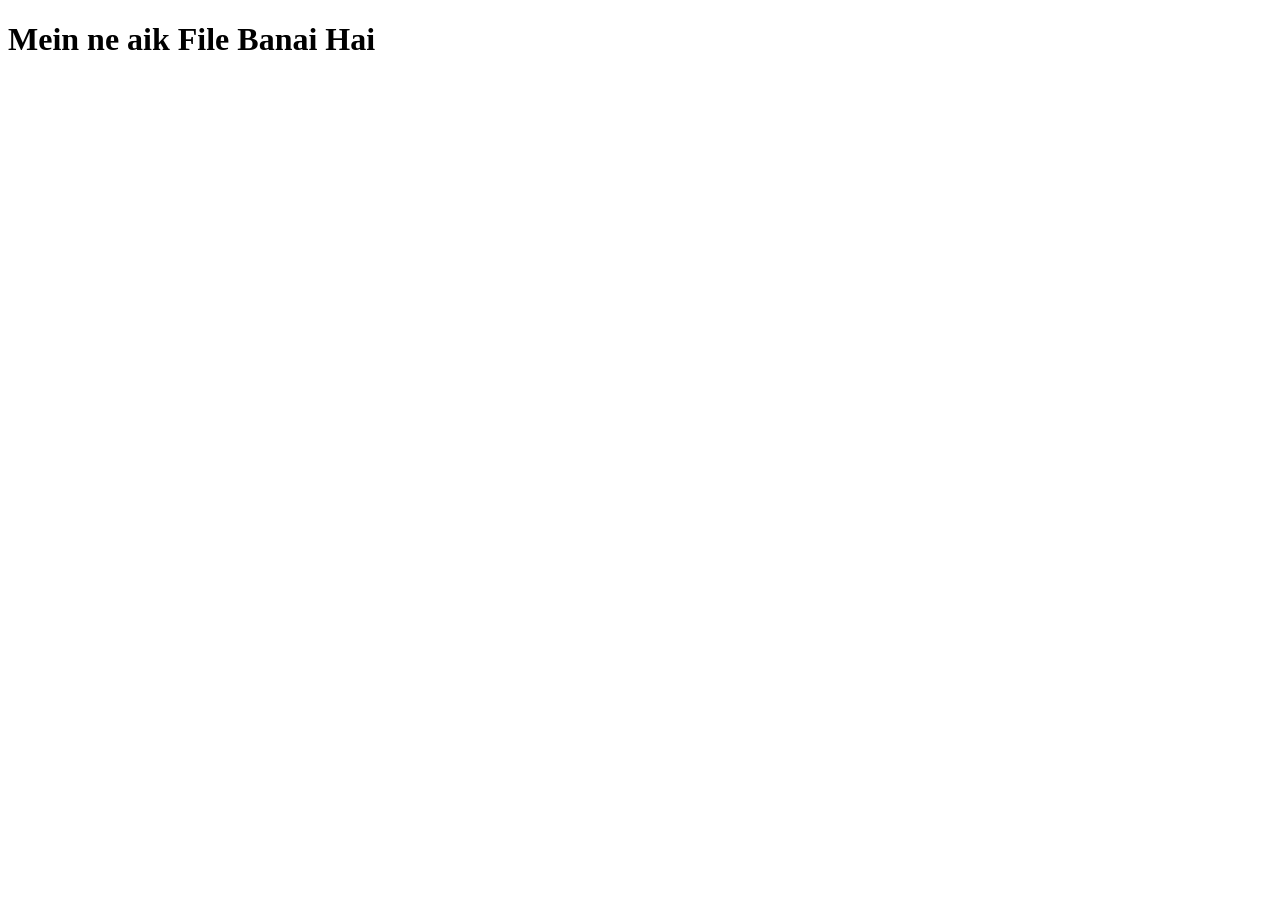
<file: HTML/Class Task/Home.html>
<!DOCTYPE html>
<html lang="en">
<head>
    <meta charset="UTF-8">
    <meta name="viewport" content="width=device-width, initial-scale=1.0">
    <title>Document</title>
</head>
<body>
    <h1> Mein ne aik File Banai Hai </h1>
</body>
</html>
</file>
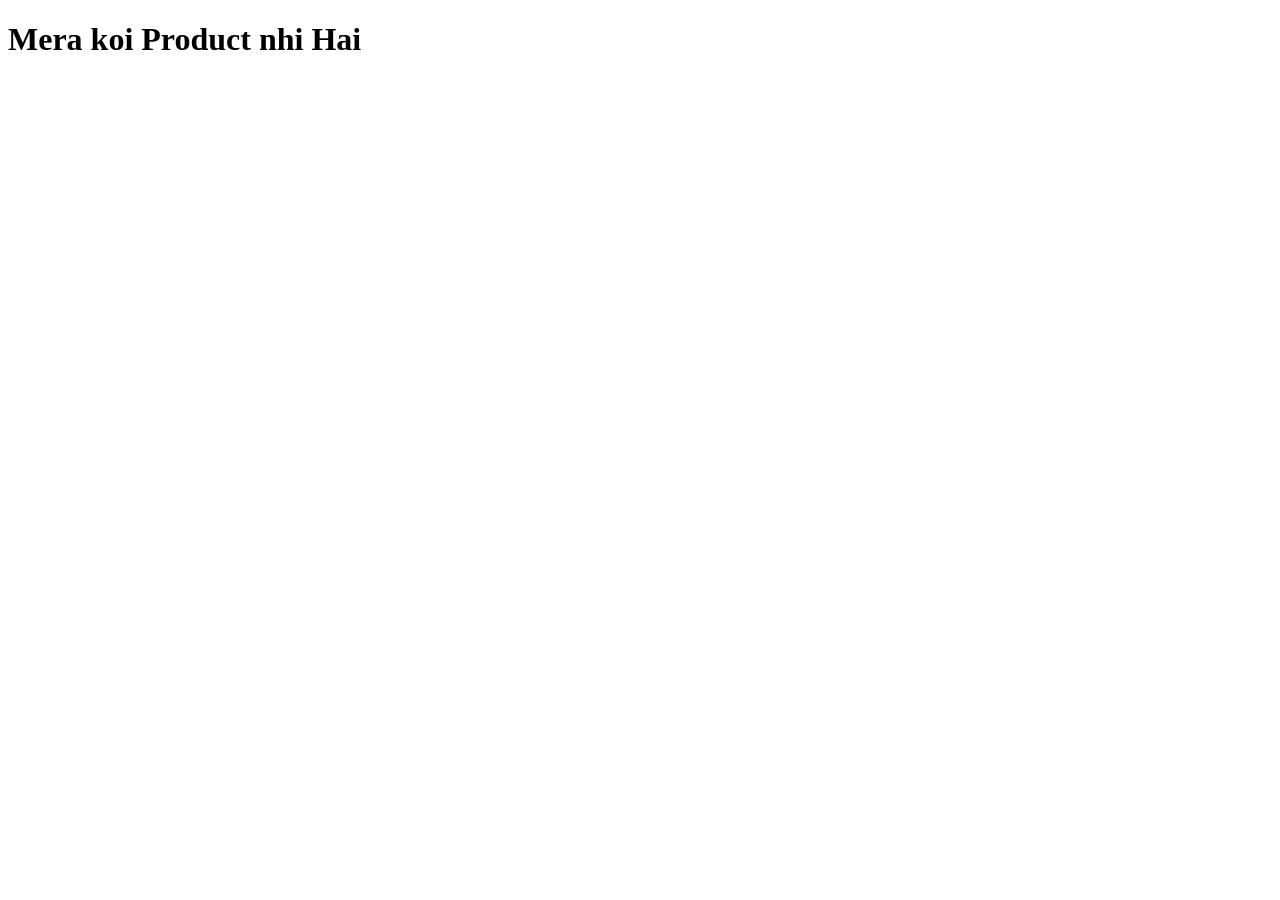
<file: HTML/Class Task/Product.html>
<!DOCTYPE html>
<html lang="en">
<head>
    <meta charset="UTF-8">
    <meta name="viewport" content="width=device-width, initial-scale=1.0">
    <title>Document</title>
</head>
<body>
    <h1> Mera koi Product nhi Hai </h1> 
</body>
</html>
</file>
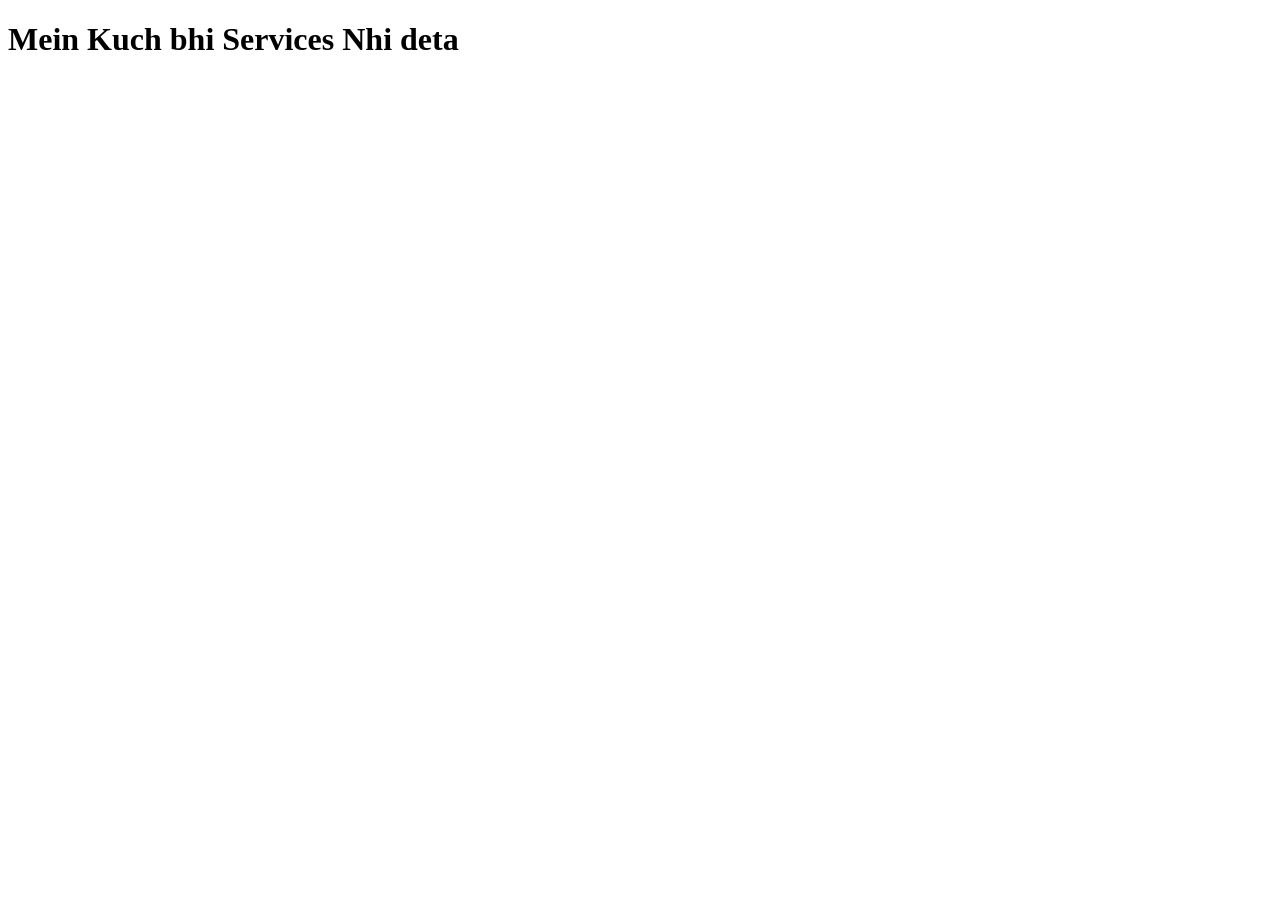
<file: HTML/Class Task/Services.html>
<!DOCTYPE html>
<html lang="en">
<head>
    <meta charset="UTF-8">
    <meta name="viewport" content="width=device-width, initial-scale=1.0">
    <title>Document</title>
</head>
<body>
    <h1> Mein Kuch bhi Services Nhi deta </h1>
</body>
</html>
</file>
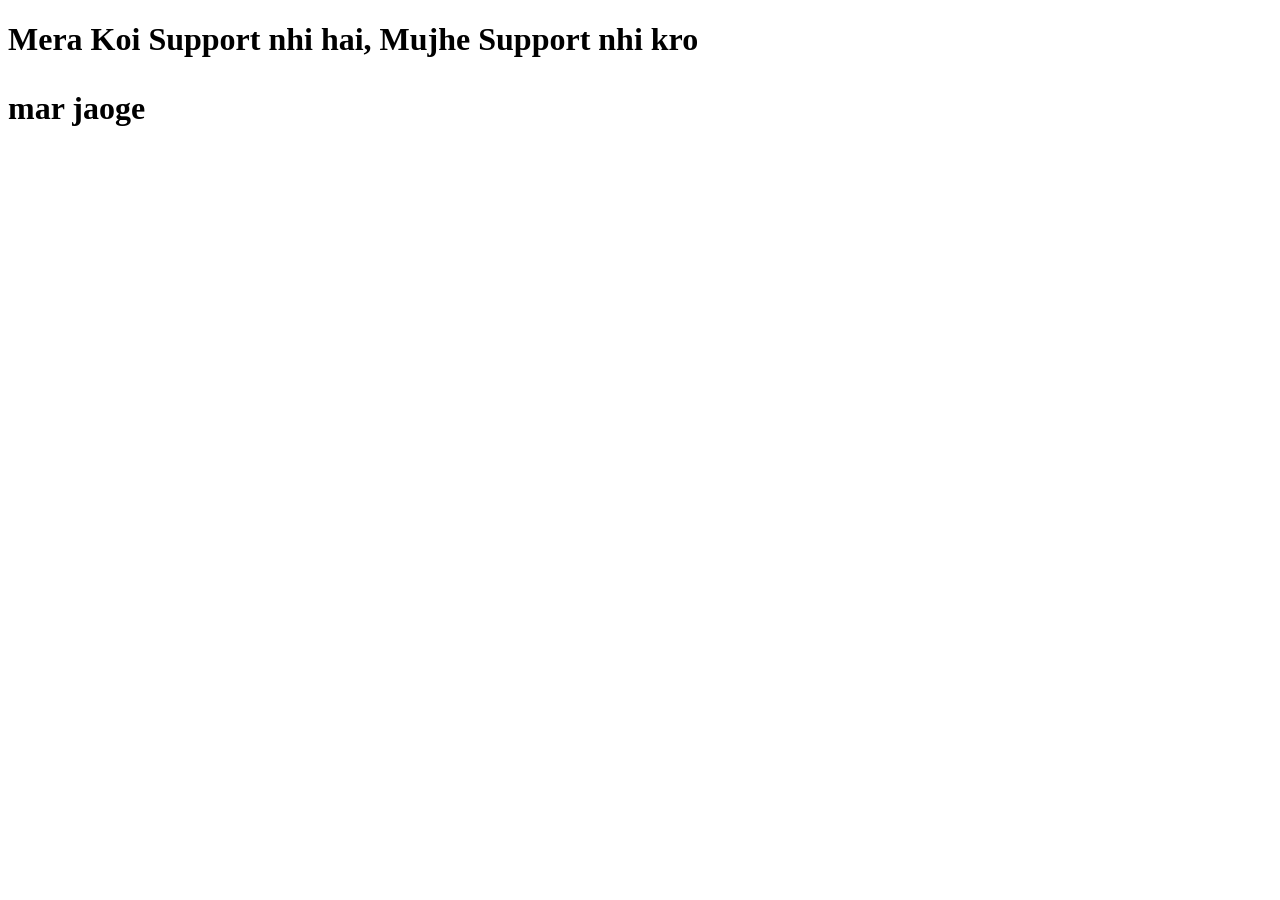
<file: HTML/Class Task/Support.html>
<!DOCTYPE html>
<html lang="en">
<head>
    <meta charset="UTF-8">
    <meta name="viewport" content="width=device-width, initial-scale=1.0">
    <title>Document</title>
</head>
<body>
    <h1> Mera Koi Support nhi hai, Mujhe Support nhi kro
    <p> mar jaoge </p> 
</h1>
</body>
</html>
</file>
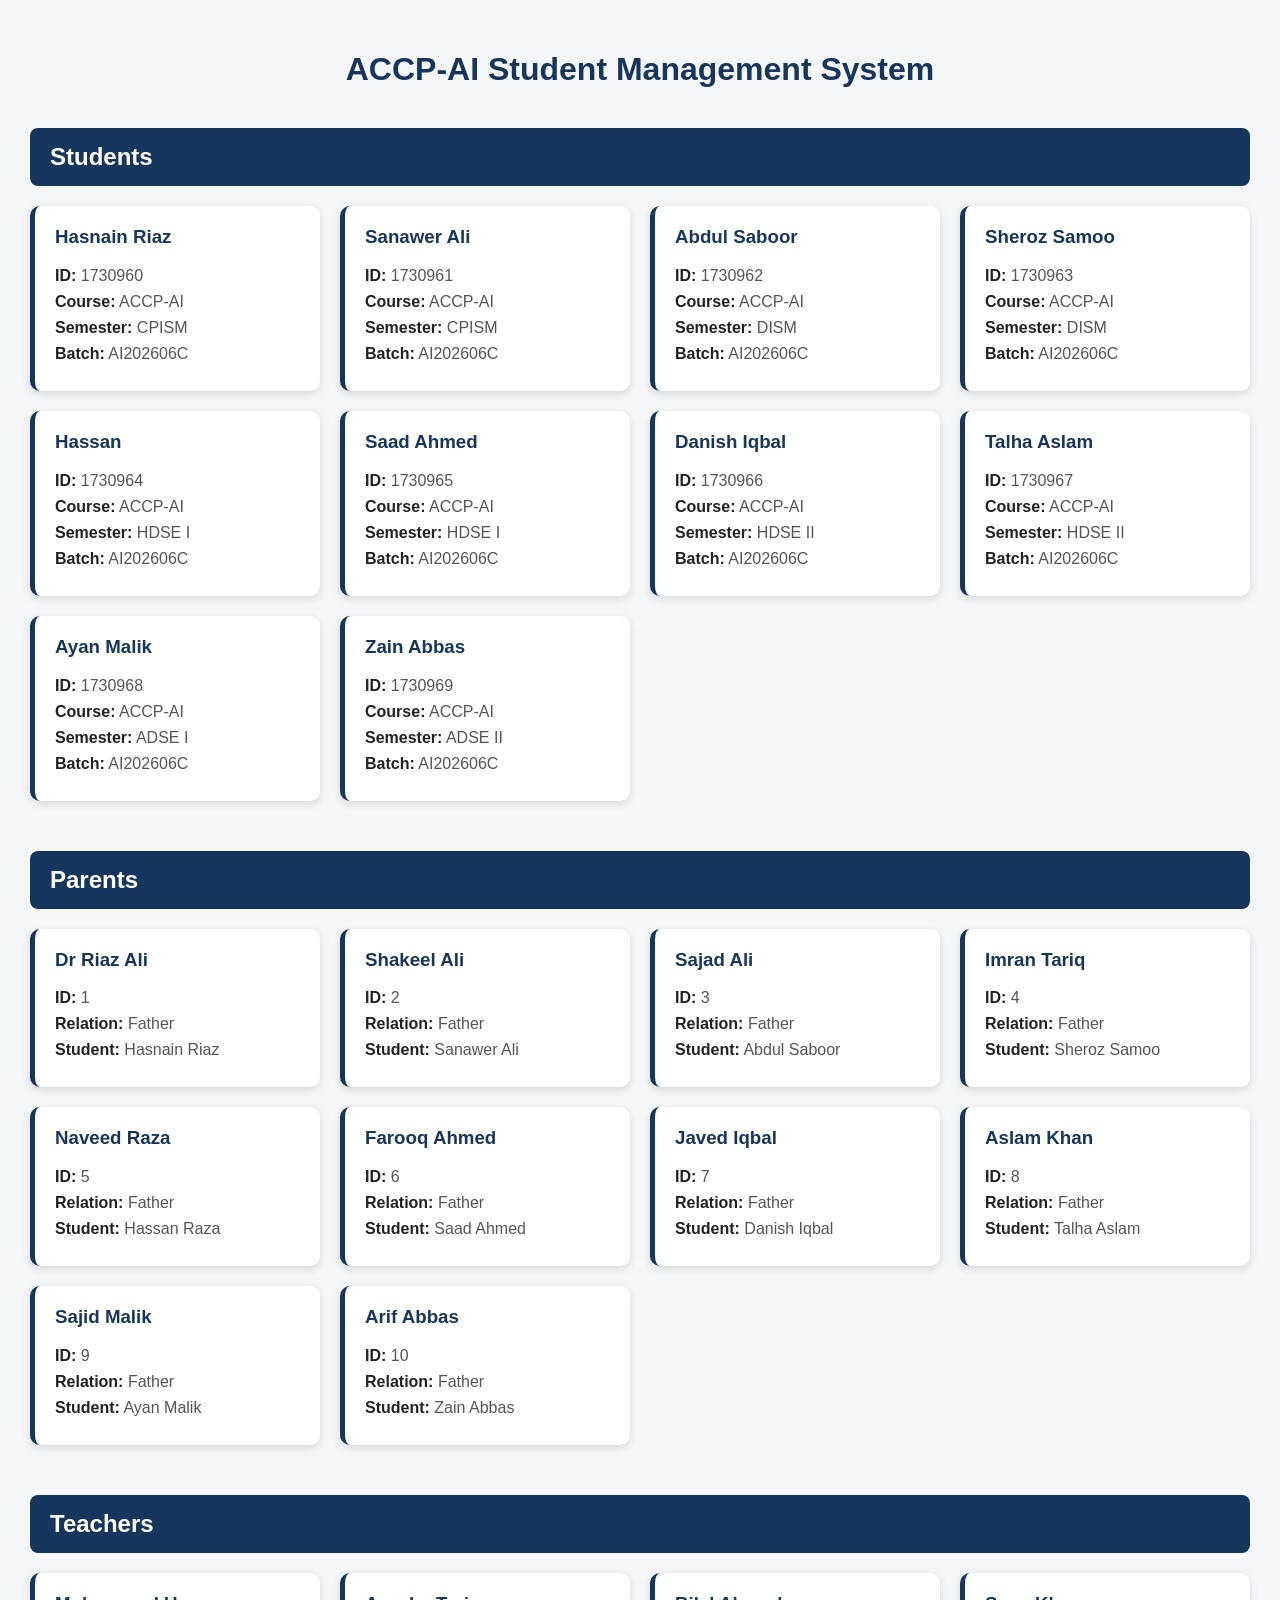
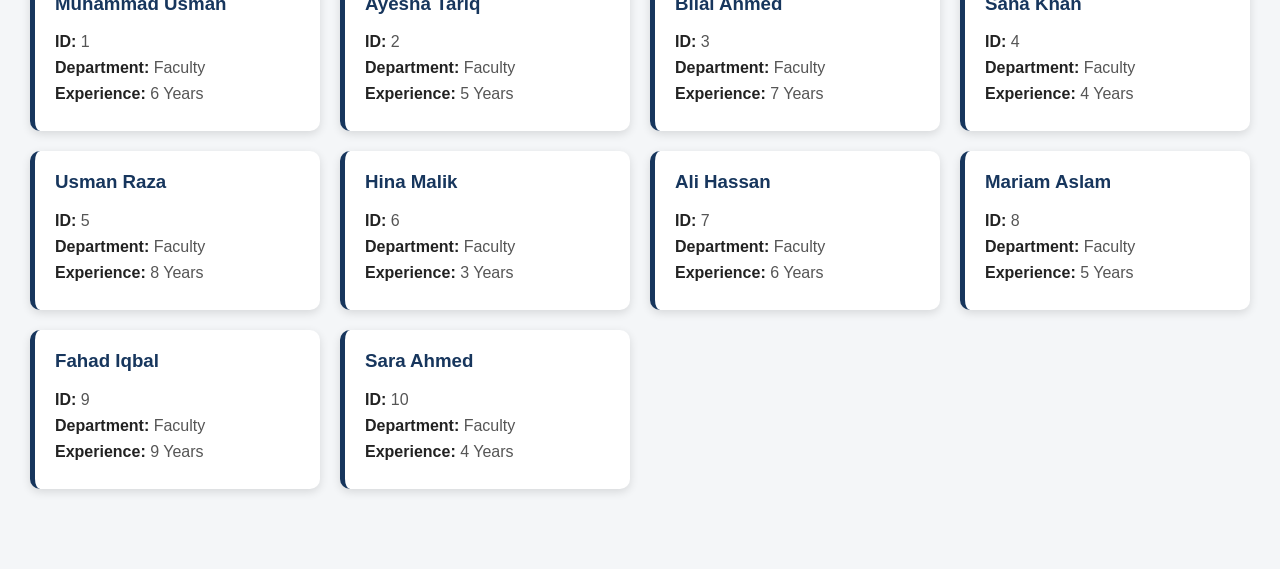
<file: HTML/Hasnain Records/Aptech Records.html>
<!DOCTYPE html>
<html lang="en">
<head>
    <meta charset="UTF-8">
    <meta name="viewport" content="width=device-width, initial-scale=1.0">
    <title>Aptech Records</title>
    <style>
        * {
            box-sizing: border-box;
        }

        body {
            margin: 0;
            padding: 30px;
            font-family: Arial, sans-serif;
            background-color: #f4f6f8;
            color: #222;
        }

        h1 {
            text-align: center;
            margin-bottom: 40px;
            color: #17365d;
        }

        .section {
            margin-bottom: 50px;
        }

        .section-title {
            background-color: #17365d;
            color: white;
            padding: 15px 20px;
            border-radius: 8px;
            margin-bottom: 20px;
        }

        .cards-container {
            display: grid;
            grid-template-columns: repeat(auto-fit, minmax(280px, 1fr));
            gap: 20px;
        }

        .card {
            background-color: white;
            padding: 20px;
            border-radius: 10px;
            box-shadow: 0 3px 10px rgba(0, 0, 0, 0.12);
            border-left: 5px solid #17365d;
        }

        .card h3 {
            margin-top: 0;
            color: #17365d;
        }

        .card p {
            margin: 8px 0;
            color: #555;
        }

        .label {
            font-weight: bold;
            color: #222;
        }

    </style>
</head>
<body>
    <h1>ACCP-AI Student Management System</h1>

    <!-- Students Records-->

    <div class="section">
        <h2 class="section-title">Students</h2>
        <div id="students" class="cards-container"></div>
    </div>

    <!-- Parents Records-->

    <div class="section">
        <h2 class="section-title">Parents</h2>
        <div id="parents" class="cards-container"></div>
    </div>

    <!-- Teachers Records -->

    <div class="section">
        <h2 class="section-title">Teachers</h2>
        <div id="teachers" class="cards-container"></div>
    </div>

    <script src="script.js"></script>

</body>
</html>
</file>
<file: HTML/SoundWave/style.css>
* {
    margin: 0;
    padding: 0;
    box-sizing: border-box;
}

html {
    scroll-behavior: smooth;
}

body {
    font-family: "Poppins", sans-serif;
    background: #080b16;
    color: #ffffff;
    overflow-x: hidden;
}

section {
    scroll-margin-top: 75px;
}

a {
    text-decoration: none;
}

.section-padding {
    padding: 100px 0;
}

.section-label {
    display: inline-block;
    color: #9d7cff;
    font-size: 13px;
    font-weight: 600;
    letter-spacing: 3px;
    margin-bottom: 15px;
}

.section-title {
    font-size: 42px;
    font-weight: 700;
    margin-bottom: 15px;
}

.section-title span {
    color: #9d7cff;
}

.section-description {
    color: #9da3b5;
}


/* Navbar */

.navbar {
    background: rgba(8, 11, 22, 0.92);
    backdrop-filter: blur(12px);
    padding: 15px 0;
    border-bottom: 1px solid rgba(255, 255, 255, 0.06);
}

.navbar-brand {
    color: #ffffff !important;
    font-size: 24px;
    font-weight: 700;
}

.navbar-brand i {
    color: #9d7cff;
    margin-right: 6px;
}

.nav-link {
    color: #c8ccda !important;
    margin-left: 20px;
    transition: 0.3s;
    font-size: 14px;
}

.nav-link:hover,
.nav-link.active {
    color: #9d7cff !important;
}


/*Hero */

.hero-section {
    min-height: 100vh;
    background:
        radial-gradient(circle at 75% 45%, rgba(116, 76, 255, 0.18), transparent 28%),
        radial-gradient(circle at 15% 80%, rgba(0, 180, 255, 0.08), transparent 25%),
        #080b16;
}

.hero-small-text {
    color: #9d7cff;
    font-size: 13px;
    letter-spacing: 3px;
    font-weight: 600;
}

.hero-section h1 {
    font-size: clamp(45px, 6vw, 75px);
    line-height: 1.08;
    font-weight: 800;
    margin: 20px 0;
}

.hero-section h1 span {
    color: #9d7cff;
}

.hero-section p {
    color: #a5aabd;
    font-size: 17px;
    max-width: 600px;
    line-height: 1.8;
}

.hero-buttons {
    display: flex;
    gap: 15px;
    margin-top: 30px;
}

.btn-main {
    background: #8d6cff;
    color: #ffffff;
    border: none;
    padding: 13px 25px;
    border-radius: 8px;
    font-weight: 600;
    transition: 0.3s;
}

.btn-main:hover {
    background: #7454e8;
    color: #ffffff;
    transform: translateY(-3px);
}

.hero-circle {
    width: 330px;
    height: 330px;
    margin: auto;
    border-radius: 50%;
    background: linear-gradient(145deg, #19142e, #0e1221);
    border: 1px solid rgba(157, 124, 255, 0.3);
    display: flex;
    align-items: center;
    justify-content: center;
    font-size: 130px;
    color: #9d7cff;
    box-shadow: 0 0 80px rgba(130, 91, 255, 0.12);
    position: relative;
}

.floating-note {
    position: absolute;
    font-size: 35px;
    color: #ffffff;
    animation: floatNote 3s ease-in-out infinite;
}

.note-one {
    top: 20px;
    right: 25px;
}

.note-two {
    bottom: 40px;
    left: 10px;
    animation-delay: 1s;
}

.note-three {
    top: 80px;
    left: 0;
    animation-delay: 2s;
}

@keyframes floatNote {
    0%, 100% {
        transform: translateY(0);
    }

    50% {
        transform: translateY(-15px);
    }
}


/* About */

.about-visual {
    min-height: 350px;
    border-radius: 25px;
    background:
        radial-gradient(circle at center, rgba(157, 124, 255, 0.2), transparent 45%),
        #0e1221;
    border: 1px solid rgba(255, 255, 255, 0.06);
    display: flex;
    align-items: center;
    justify-content: center;
    flex-direction: column;
}

.about-icon {
    font-size: 120px;
    color: #9d7cff;
}

.about-wave {
    display: flex;
    align-items: center;
    gap: 7px;
    height: 60px;
}

.about-wave span {
    display: block;
    width: 5px;
    background: #9d7cff;
    border-radius: 5px;
}

.about-wave span:nth-child(1) {
    height: 20px;
}

.about-wave span:nth-child(2) {
    height: 40px;
}

.about-wave span:nth-child(3) {
    height: 55px;
}

.about-wave span:nth-child(4) {
    height: 30px;
}

.about-wave span:nth-child(5) {
    height: 60px;
}

.about-wave span:nth-child(6) {
    height: 35px;
}

.about-wave span:nth-child(7) {
    height: 50px;
}

.about-wave span:nth-child(8) {
    height: 25px;
}

.about-text {
    color: #9da3b5;
    line-height: 1.9;
}

.about-stat h3 {
    color: #9d7cff;
    font-size: 32px;
}

.about-stat p {
    color: #8f95a8;
}


/* Music */

.music-section {
    background: #0b0f1d;
}

.search-box {
    position: relative;
}

.search-box i {
    position: absolute;
    left: 18px;
    top: 50%;
    transform: translateY(-50%);
    color: #9d7cff;
    z-index: 2;
}

.search-box input {
    padding-left: 48px;
}

.form-control {
    background: #111625;
    border: 1px solid #252b3e;
    color: #ffffff;
    padding: 13px 15px;
    border-radius: 8px;
}

.form-control:focus {
    background: #111625;
    color: #ffffff;
    border-color: #8d6cff;
    box-shadow: 0 0 0 0.2rem rgba(141, 108, 255, 0.12);
}

.form-control::placeholder {
    color: #676e80;
}

.music-card {
    background: #111625;
    border: 1px solid #20263a;
    border-radius: 15px;
    overflow: hidden;
    height: 100%;
    transition: 0.35s;
}

.music-card:hover {
    transform: translateY(-8px);
    border-color: rgba(157, 124, 255, 0.5);
    box-shadow: 0 15px 40px rgba(0, 0, 0, 0.3);
}

.album-art {
    height: 200px;
    display: flex;
    align-items: center;
    justify-content: center;
    font-size: 70px;
    color: #ffffff;
}

.art-one {
    background: linear-gradient(135deg, #39266d, #171c35);
}

.art-two {
    background: linear-gradient(135deg, #66334c, #24182c);
}

.art-three {
    background: linear-gradient(135deg, #244d67, #151a2e);
}

.art-four {
    background: linear-gradient(135deg, #51402c, #201a1a);
}

.art-five {
    background: linear-gradient(135deg, #254c3c, #121e1c);
}

.art-six {
    background: linear-gradient(135deg, #382d50, #171527);
}

.art-seven {
    background: linear-gradient(135deg, #563a27, #211817);
}

.music-card-body {
    padding: 22px;
}

.song-number {
    font-size: 10px;
    color: #9d7cff;
    letter-spacing: 2px;
    font-weight: 600;
}

.music-card h4 {
    font-size: 19px;
    margin: 8px 0;
}

.music-card p {
    color: #8e95a9;
    font-size: 13px;
    line-height: 1.7;
}

.song-footer {
    display: flex;
    justify-content: space-between;
    align-items: center;
    margin-top: 20px;
}

.song-footer span {
    color: #8e95a9;
    font-size: 12px;
}

.song-footer span i {
    color: #9d7cff;
}

.play-song {
    width: 42px;
    height: 42px;
    border-radius: 50%;
    background: #8d6cff;
    color: #ffffff;
    display: flex;
    align-items: center;
    justify-content: center;
    transition: 0.3s;
}

.play-song:hover {
    background: #7454e8;
    color: #ffffff;
    transform: scale(1.1);
}


/* Player */

.player-section {
    background: #080b16;
}

.player-container {
    background: #111625;
    border: 1px solid #252b3e;
    border-radius: 20px;
    padding: 25px;
}

.video-container {
    position: relative;
    width: 100%;
    padding-bottom: 56.25%;
    overflow: hidden;
    border-radius: 12px;
    background: #000000;
}

.video-container iframe {
    position: absolute;
    inset: 0;
    width: 100%;
    height: 100%;
    border: none;
}

.player-info {
    padding: 10px;
}

.playing-label {
    font-size: 11px;
    color: #9d7cff;
    letter-spacing: 2px;
    font-weight: 600;
}

.pulse-dot {
    width: 8px;
    height: 8px;
    background: #9d7cff;
    border-radius: 50%;
    display: inline-block;
    margin-right: 7px;
    animation: pulse 1.5s infinite;
}

@keyframes pulse {
    0% {
        box-shadow: 0 0 0 0 rgba(157, 124, 255, 0.5);
    }

    70% {
        box-shadow: 0 0 0 10px rgba(157, 124, 255, 0);
    }

    100% {
        box-shadow: 0 0 0 0 rgba(157, 124, 255, 0);
    }
}

.player-info h3 {
    margin: 20px 0 10px;
    font-size: 26px;
}

.player-info p {
    color: #8e95a9;
    line-height: 1.7;
    font-size: 14px;
}

.player-controls {
    display: flex;
    align-items: center;
    gap: 12px;
    margin: 25px 0;
}

.control-btn {
    width: 45px;
    height: 45px;
    border: 1px solid #30374d;
    background: #171d2e;
    color: #ffffff;
    border-radius: 50%;
    transition: 0.3s;
}

.control-btn:hover {
    border-color: #9d7cff;
    color: #9d7cff;
}

.control-btn.main-control {
    background: #8d6cff;
    border-color: #8d6cff;
}

.control-btn.main-control:hover {
    color: #ffffff;
    background: #7454e8;
}

.small-note {
    font-size: 11px !important;
}


/* Artistt */

.artist-section {
    background: #0b0f1d;
}

.artist-image {
    width: 300px;
    height: 300px;
    margin: auto;
    border-radius: 50%;
    background: linear-gradient(145deg, #211943, #101525);
    border: 2px solid rgba(157, 124, 255, 0.3);
    display: flex;
    align-items: center;
    justify-content: center;
    box-shadow: 0 0 70px rgba(157, 124, 255, 0.12);
}

.artist-initial {
    font-size: 80px;
    font-weight: 800;
    color: #9d7cff;
}

.artist-description {
    color: #9da3b5;
    line-height: 1.9;
}

.artist-buttons {
    display: flex;
    gap: 15px;
    margin-top: 25px;
}


/* Contact */

.contact-section {
    background: #080b16;
}

.contact-card {
    background: #111625;
    border: 1px solid #252b3e;
    padding: 35px;
    border-radius: 18px;
}

.form-label {
    color: #cbd0dc;
    font-size: 13px;
    margin-bottom: 8px;
}

textarea.form-control {
    resize: vertical;
}

.submit-btn {
    margin-top: 10px;
}

.form-message {
    text-align: center;
    margin-top: 20px;
    font-size: 14px;
}


/* Fooorer */

.footer {
    background: #060811;
    padding: 70px 0 25px;
    border-top: 1px solid #171c2c;
}

.footer-brand {
    color: #ffffff;
    font-size: 25px;
    font-weight: 700;
}

.footer-brand i {
    color: #9d7cff;
}

.footer p {
    color: #7f8699;
    font-size: 13px;
    line-height: 1.8;
    margin-top: 15px;
}

.footer h5 {
    font-size: 16px;
    margin-bottom: 20px;
}

.footer-links {
    list-style: none;
    padding: 0;
}

.footer-links li {
    margin-bottom: 10px;
}

.footer-links a {
    color: #7f8699;
    font-size: 13px;
    transition: 0.3s;
}

.footer-links a:hover {
    color: #9d7cff;
}

.social-icons {
    display: flex;
    gap: 10px;
    margin-top: 20px;
}

.social-icons a {
    width: 38px;
    height: 38px;
    border-radius: 50%;
    background: #111625;
    border: 1px solid #252b3e;
    display: flex;
    align-items: center;
    justify-content: center;
    color: #aeb4c4;
    transition: 0.3s;
}

.social-icons a:hover {
    color: #ffffff;
    background: #8d6cff;
    border-color: #8d6cff;
}

.footer hr {
    border-color: #20263a;
    margin: 40px 0 25px;
}

.footer-bottom {
    display: flex;
    justify-content: space-between;
    gap: 20px;
}

.footer-bottom p {
    margin: 0;
    font-size: 11px;
}


/*Responsiveness */

@media (max-width: 991px) {

    .navbar-nav {
        padding-top: 15px;
    }

    .nav-link {
        margin-left: 0;
        padding: 10px 0;
    }

    .hero-section {
        text-align: center;
    }

    .hero-section p {
        margin-left: auto;
        margin-right: auto;
    }

    .hero-buttons {
        justify-content: center;
    }

    .hero-circle {
        width: 280px;
        height: 280px;
        font-size: 100px;
        margin-top: 50px;
    }

    .section-title {
        font-size: 35px;
    }

    .artist-section {
        text-align: center;
    }

    .artist-section .section-title {
        text-align: center !important;
    }

    .artist-buttons {
        justify-content: center;
    }

}


@media (max-width: 575px) {

    .section-padding {
        padding: 70px 0;
    }

    .hero-section h1 {
        font-size: 42px;
    }

    .hero-section p {
        font-size: 14px;
    }

    .hero-buttons {
        flex-direction: column;
    }

    .hero-buttons .btn {
        width: 100%;
    }

    .hero-circle {
        width: 230px;
        height: 230px;
        font-size: 80px;
    }

    .section-title {
        font-size: 30px;
    }

    .contact-card {
        padding: 22px;
    }

    .artist-image {
        width: 230px;
        height: 230px;
    }

    .artist-initial {
        font-size: 60px;
    }

    .artist-buttons {
        flex-direction: column;
    }

    .artist-buttons .btn {
        width: 100%;
    }

    .footer-bottom {
        flex-direction: column;
    }
}


/* ===== Song covers ===== */

.album-art {
    position: relative;
    overflow: hidden;
    cursor: pointer;
}

/* fallback icon (visible only if the cover image cannot load) */
.album-art > i {
    position: relative;
    z-index: 1;
}

.album-cover {
    position: absolute;
    inset: 0;
    width: 100%;
    height: 100%;
    object-fit: cover;
    z-index: 2;
    transition: transform 0.5s ease;
}

.music-card:hover .album-cover {
    transform: scale(1.07);
}

.album-art::after {
    content: "";
    position: absolute;
    inset: 0;
    z-index: 3;
    background: linear-gradient(to top, rgba(8, 11, 22, 0.7), rgba(8, 11, 22, 0) 55%);
    pointer-events: none;
}

.cover-play {
    position: absolute;
    z-index: 4;
    left: 50%;
    top: 50%;
    width: 58px;
    height: 58px;
    margin: -29px 0 0 -29px;
    border-radius: 50%;
    background: rgba(141, 108, 255, 0.92);
    color: #ffffff;
    font-size: 30px;
    display: flex;
    align-items: center;
    justify-content: center;
    opacity: 0;
    transform: scale(0.8);
    transition: 0.3s;
    box-shadow: 0 8px 25px rgba(0, 0, 0, 0.4);
}

.album-art:hover .cover-play {
    opacity: 1;
    transform: scale(1);
}

.cover-badge {
    position: absolute;
    z-index: 4;
    top: 12px;
    left: 12px;
    display: none;
    font-size: 10px;
    font-weight: 600;
    letter-spacing: 2px;
    color: #ffffff;
    background: #8d6cff;
    padding: 5px 10px;
    border-radius: 20px;
}

.music-card.is-playing {
    border-color: rgba(157, 124, 255, 0.7);
    box-shadow: 0 0 0 1px rgba(157, 124, 255, 0.35), 0 15px 40px rgba(0, 0, 0, 0.3);
}

.music-card.is-playing .cover-badge {
    display: inline-block;
}

.no-results {
    text-align: center;
    color: #8e95a9;
    margin-top: 30px;
}

.player-meta {
    display: block;
    color: #9d7cff;
    font-size: 12px;
    font-weight: 600;
    letter-spacing: 1.5px;
    margin-bottom: 12px;
}


/* ===== Form errors ===== */

.form-control.is-invalid {
    border-color: #ff6b6b;
}

.invalid-feedback {
    display: none;
    color: #ff6b6b;
    font-size: 12px;
    margin-top: 6px;
}

.form-control.is-invalid ~ .invalid-feedback {
    display: block;
}
</file>
<file: HTML/Student Submission Aptech/style.css>
:root{
    --black:#0a0a0a;
    --yellow:#FDB813;
    --yellow-dark:#E5A400;
    --grey:#808285;
    --grey-dark:#4d4d4f;
    --grey-light:#e9e9ea;
    --paper:#ffffff;
    --canvas:#f4f4f5;
    --danger:#c23b3b;
    --radius:3px;
  }
  *{box-sizing:border-box;}
  body{
    margin:0;
    font-family:'Inter',sans-serif;
    background:var(--canvas);
    color:var(--black);
    line-height:1.5;
  }
  h1,h2,h3{font-family:'Poppins',sans-serif;margin:0;}

  /* Header */
  .masthead{
    background:var(--black);
    padding:22px 6vw;
    display:flex;
    align-items:center;
    justify-content:space-between;
    gap:20px;
    position:relative;
    overflow:hidden;
    border-bottom:6px solid var(--yellow);
  }
  .masthead::after{
    content:"";
    position:absolute;
    right:-40px; top:-60%;
    width:220px; height:220%;
    background:var(--yellow);
    opacity:.06;
    transform:skewX(-18deg);
  }
  .masthead img{height:100px;display:block;}
  .masthead .heading{text-align:right;}
  .masthead .heading h1{color:#fff;font-size:1.5rem;font-weight:700;letter-spacing:.2px;}
  .masthead .heading p{color:var(--yellow);margin:4px 0 0;font-size:.9rem;font-weight:500;font-family:'Inter',sans-serif;}

  /* Layout */
  .wrap{max-width:920px;margin:0 auto;padding:40px 6vw 80px;}
  .intro{
    background:var(--paper);
    border-left:5px solid var(--yellow);
    padding:16px 20px;
    margin-bottom:30px;
    color:var(--grey-dark);
    font-size:.95rem;
  }
  .intro strong{color:var(--black);}

  form{background:var(--paper);padding:0;}

  .section{
    padding:32px 0;
    border-bottom:1px solid var(--grey-light);
  }
  .section:last-of-type{border-bottom:none;}

  .section-title{
    display:flex;
    align-items:center;
    gap:12px;
    margin-bottom:22px;
  }
  .tab{
    width:16px;height:22px;
    background:var(--yellow);
    transform:skewX(-12deg);
    flex-shrink:0;
  }
  .section-title h2{font-size:1.15rem;font-weight:600;color:var(--black);}

  .grid{
    display:grid;
    grid-template-columns:repeat(2,1fr);
    gap:22px 28px;
  }
  .field{display:flex;flex-direction:column;gap:6px;}
  .field.full{grid-column:1 / -1;}

  label{
    font-size:.85rem;
    font-weight:600;
    color:var(--grey-dark);
  }
  label .req{color:var(--danger);margin-left:2px;}
  .hint{font-size:.75rem;color:var(--grey);margin-top:-2px;}

  input[type=text],
  input[type=email],
  input[type=password],
  input[type=number],
  input[type=tel],
  input[type=date],
  input[type=time],
  input[type=url],
  input[type=search],
  input[type=month],
  input[type=week],
  select,
  textarea{
    font-family:'Inter',sans-serif;
    font-size:.92rem;
    padding:10px 12px;
    border:1px solid #c9c9cb;
    border-radius:var(--radius);
    background:#fff;
    color:var(--black);
    width:100%;
    transition:border-color .15s ease, box-shadow .15s ease;
  }
  textarea{resize:vertical;min-height:90px;}

  input:focus,select:focus,textarea:focus{
    outline:none;
    border-color:var(--yellow-dark);
    box-shadow:0 0 0 3px rgba(253,184,19,.28);
  }
  input:invalid:not(:placeholder-shown),
  select:invalid{
    border-color:var(--danger);
  }
  input:invalid:not(:placeholder-shown):focus{
    box-shadow:0 0 0 3px rgba(194,59,59,.18);
  }

  ::placeholder{color:#a3a3a5;}

  /* select arrow */
  select{
    appearance:none;
    -webkit-appearance:none;
    background-image:linear-gradient(45deg,transparent 50%,var(--grey-dark) 50%),linear-gradient(135deg,var(--grey-dark) 50%,transparent 50%);
    background-position:calc(100% - 18px) center, calc(100% - 13px) center;
    background-size:5px 5px,5px 5px;
    background-repeat:no-repeat;
    padding-right:34px;
  }

  /* radios */
  .choice-row{display:flex;flex-wrap:wrap;gap:18px;padding-top:4px;}
  .choice{display:flex;align-items:center;gap:8px;}
  .choice input[type=radio],.choice input[type=checkbox]{
    width:17px;height:17px;
    accent-color:var(--yellow-dark);
    cursor:pointer;
  }
  .choice label{font-weight:500;color:var(--black);font-size:.9rem;}

  .check-grid{display:grid;grid-template-columns:repeat(2,1fr);gap:10px 20px;padding-top:4px;}

  /* range */
  input[type=range]{
    width:100%;accent-color:var(--yellow-dark);height:4px;
  }
  .range-row{display:flex;align-items:center;gap:12px;}
  .range-row output{
    font-weight:700;
    background:var(--black);
    color:var(--yellow);
    padding:2px 10px;
    border-radius:var(--radius);
    font-size:.8rem;
    min-width:28px;
    text-align:center;
  }

  /* color */
  input[type=color]{
    width:52px;height:38px;
    padding:2px;
    border:1px solid #c9c9cb;
    border-radius:var(--radius);
    cursor:pointer;
  }

  /* file */
  input[type=file]{
    padding:8px;
    background:#fafafa;
  }
  input[type=file]::file-selector-button{
    background:var(--black);
    color:var(--yellow);
    border:none;
    padding:8px 14px;
    border-radius:var(--radius);
    font-weight:600;
    font-size:.8rem;
    margin-right:12px;
    cursor:pointer;
  }

  /* terms */
  .terms{
    display:flex;
    align-items:flex-start;
    gap:10px;
    background:var(--canvas);
    padding:14px 16px;
    border-radius:var(--radius);
  }
  .terms input{margin-top:3px;width:17px;height:17px;accent-color:var(--yellow-dark);}
  .terms label{font-weight:500;color:var(--grey-dark);font-size:.85rem;}
  .terms a{color:var(--black);font-weight:700;text-decoration:underline;}

  /* actions */
  .actions{
    display:flex;
    justify-content:flex-end;
    gap:14px;
    padding-top:30px;
  }
  button{
    font-family:'Inter',sans-serif;
    font-weight:600;
    font-size:.92rem;
    padding:12px 30px;
    border-radius:var(--radius);
    cursor:pointer;
    border:2px solid transparent;
    transition:transform .12s ease, background .15s ease;
  }
  button:active{transform:translateY(1px);}
  .btn-reset{
    background:transparent;
    border-color:var(--grey);
    color:var(--grey-dark);
  }
  .btn-reset:hover{background:var(--grey-light);}
  .btn-submit{
    background:var(--yellow);
    color:var(--black);
  }
  .btn-submit:hover{background:var(--yellow-dark);}

  footer{
    text-align:center;
    color:var(--grey);
    font-size:.78rem;
    padding:24px 6vw 40px;
  }

  @media (max-width:640px){
    .grid,.check-grid{grid-template-columns:1fr;}
    .masthead{flex-direction:column;align-items:flex-start;gap:14px;}
    .masthead .heading{text-align:left;}
    .actions{flex-direction:column-reverse;}
    button{width:100%;}
  }
</file>
